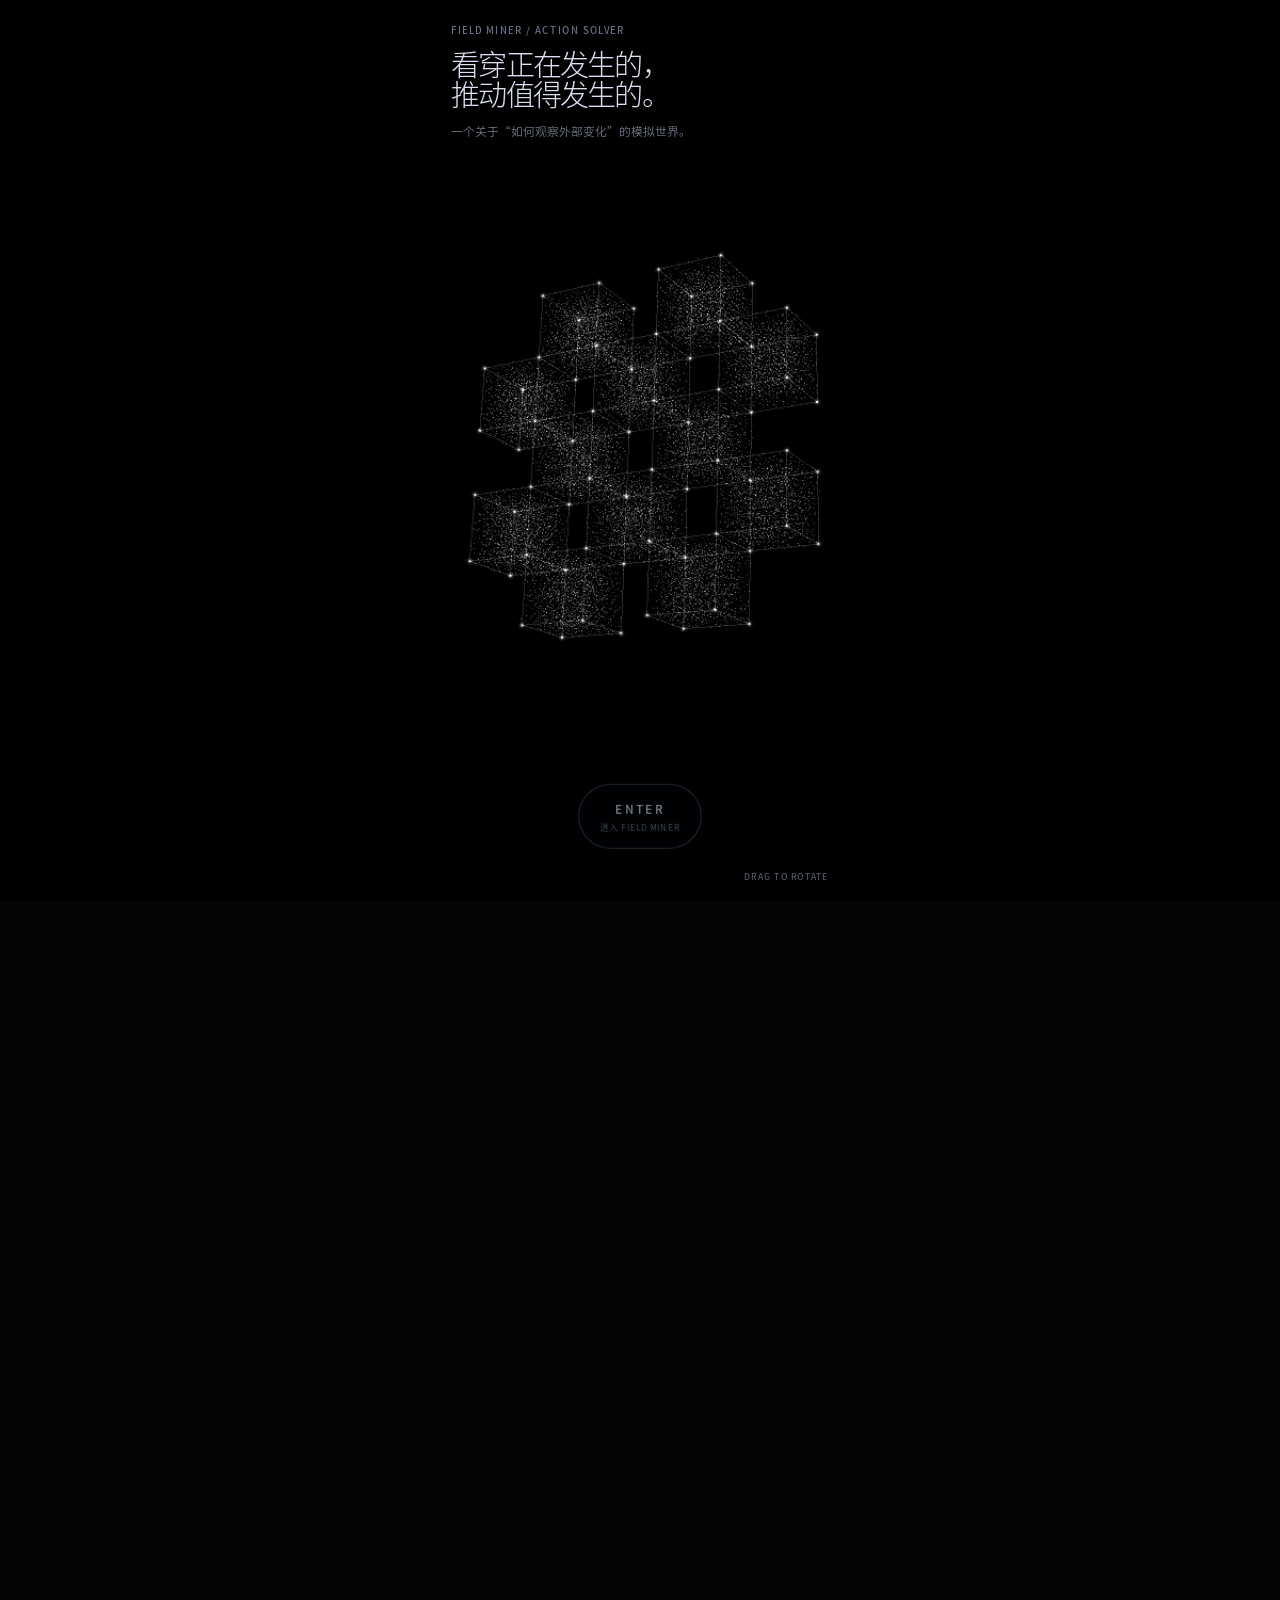
<file: portrait-site/index.html>
<!doctype html>
<html lang="zh-CN">
<head>
  <meta charset="UTF-8">
  <meta name="viewport" content="width=device-width, initial-scale=1, viewport-fit=cover">
  <meta name="theme-color" content="#050505">
  <meta http-equiv="refresh" content="0; url=./field-entry-exit-trial.html">
  <title>Field Miner</title>
</head>
<body style="margin:0;background:#050505;color:#dfff00;font:14px sans-serif">
  <p><a href="./field-entry-exit-trial.html" style="color:inherit">打开 Field Miner</a></p>
</body>
</html>
</file>
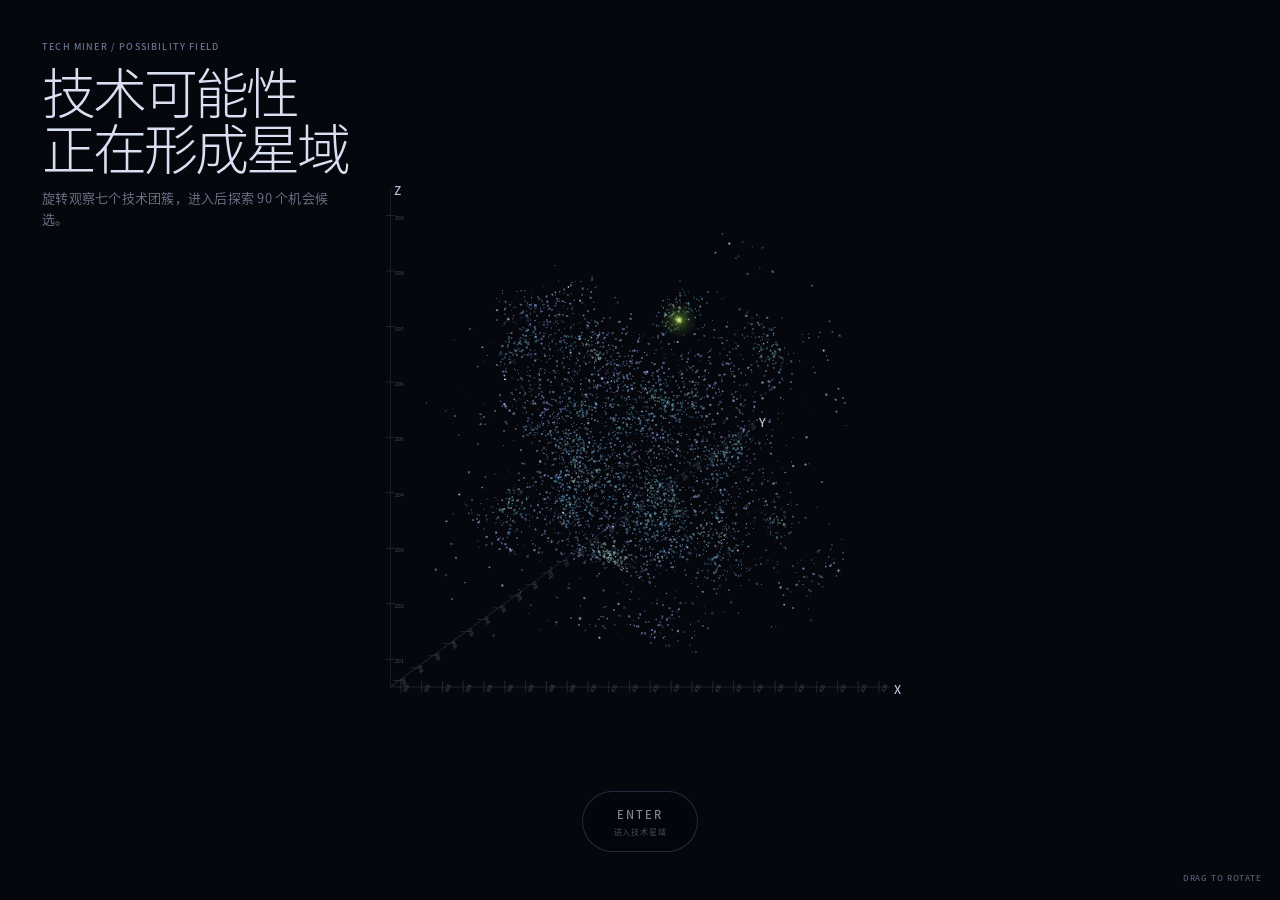
<file: site/index.html>
<!doctype html>
<html lang="zh-CN" data-tech-miner-style-mode="external">
  <head>
    <meta charset="UTF-8" />
    <meta name="viewport" content="width=device-width, initial-scale=1, viewport-fit=cover, maximum-scale=1" />
    <meta name="theme-color" content="#05070d" />
    <meta name="description" content="Tech Miner Experience" />
    <title>Tech Miner Experience</title>
    <link rel="icon" href="./assets/favicon-Ckk9uVXJ.svg" type="image/svg+xml" />
    <script type="module" crossorigin src="./assets/index-CXButnmA.js"></script>
    <link rel="stylesheet" crossorigin href="./assets/index-CAQzIJWl.css">
  </head>
  <body>
    <main id="entry-experience">
      <p class="public-boot-shell" data-role="public-boot-shell" role="status">
        正在载入 Tech Miner。若本提示持续显示，说明资源加载失败，请刷新。
      </p>
      <noscript>Tech Miner 需要启用 JavaScript。</noscript>
    </main>
  </body>
</html>
</file>
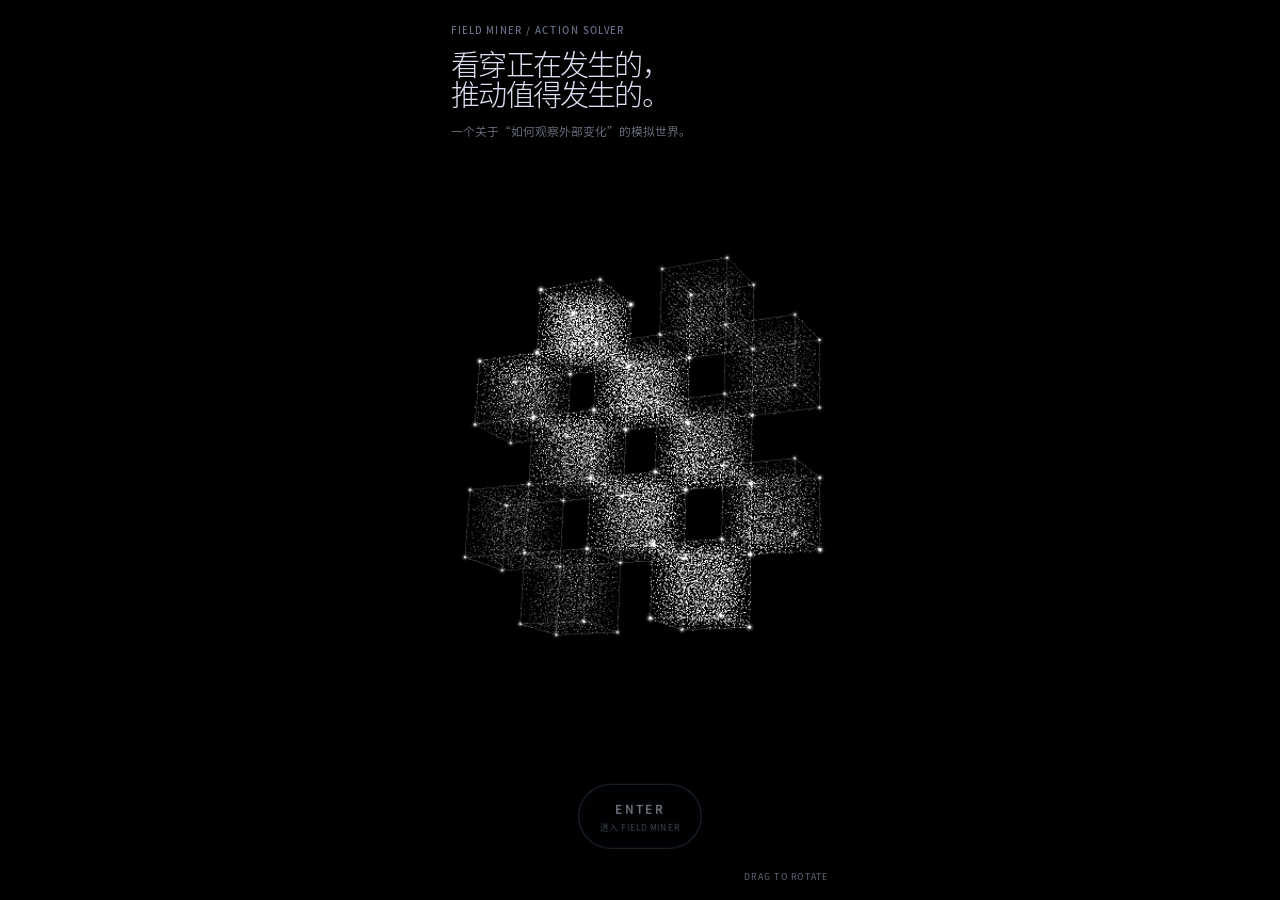
<file: portrait-site/field-entry-exit-trial.html>
<!doctype html>
<html lang="zh-CN" data-field-entry-cover-status="booting">
  <head>
    <meta charset="UTF-8">
    <meta name="viewport" content="width=device-width, initial-scale=1, viewport-fit=cover">
    <meta name="theme-color" content="#050505">
    <meta name="apple-mobile-web-app-capable" content="yes">
    <meta name="apple-mobile-web-app-status-bar-style" content="black-translucent">
    <link rel="manifest" href="/field-miner-mobile-v01/manifest.webmanifest">
    <link rel="apple-touch-icon" href="/field-miner-mobile-v01/icons/icon-192.png">
    <style>
      :root {
        --field-safe-top: env(safe-area-inset-top, 0px);
        --field-safe-right: env(safe-area-inset-right, 0px);
        --field-safe-bottom: env(safe-area-inset-bottom, 0px);
        --field-safe-left: env(safe-area-inset-left, 0px);
      }
    </style>
    <script>
      (() => {
        const root = document.documentElement;
        const logicalWidth = 390;
        const logicalHeight = 844;

        const applyBootFrame = () => {
          const styles = getComputedStyle(root);
          const readInset = (name) => {
            const value = Number.parseFloat(styles.getPropertyValue(name));
            return Number.isFinite(value) ? value : 0;
          };
          const viewport = window.visualViewport;
          const viewportWidth = viewport?.width ?? window.innerWidth;
          const viewportHeight = viewport?.height ?? window.innerHeight;
          const usableWidth = Math.max(
            1,
            viewportWidth -
              readInset('--field-safe-left') -
              readInset('--field-safe-right'),
          );
          const usableHeight = Math.max(
            1,
            viewportHeight -
              readInset('--field-safe-top') -
              readInset('--field-safe-bottom'),
          );
          const scale = Math.min(
            usableWidth / logicalWidth,
            usableHeight / logicalHeight,
          );
          const left = Math.floor(
            (usableWidth - logicalWidth * scale) / 2,
          );
          const top = Math.floor(
            (usableHeight - logicalHeight * scale) / 2,
          );

          root.style.setProperty('--field-entry-boot-scale', String(scale));
          root.style.setProperty('--field-entry-boot-left', `${left}px`);
          root.style.setProperty('--field-entry-boot-top', `${top}px`);
        };

        const stopBootFrame = () => {
          window.removeEventListener('resize', applyBootFrame);
          window.visualViewport?.removeEventListener('resize', applyBootFrame);
          observer.disconnect();
        };

        const observer = new MutationObserver(() => {
          if (root.dataset.fieldEntryCoverStatus === 'ready') {
            stopBootFrame();
          }
        });

        applyBootFrame();
        window.addEventListener('resize', applyBootFrame, { passive: true });
        window.visualViewport?.addEventListener(
          'resize',
          applyBootFrame,
          { passive: true },
        );
        observer.observe(root, {
          attributes: true,
          attributeFilter: ['data-field-entry-cover-status'],
        });
      })();
    </script>
    <link
      rel="preload"
      as="image"
      href="./assets/field-entry-webgl-poster-s0-v01-1x.png"
      imagesrcset="
        ./assets/field-entry-webgl-poster-s0-v01-1x.png 1x,
        ./assets/field-entry-webgl-poster-s0-v01-2x.png 2x
      "
      imagesizes="390px"
    >
    <link
      rel="preload"
      as="font"
      type="font/woff2"
      href="./fonts/site-v2/source-han-sans-cn-light-300-site-v2.woff2"
      crossorigin
    >
    <link
      rel="preload"
      as="font"
      type="font/woff2"
      href="./fonts/site-v2/source-han-sans-cn-normal-350-site-v2.woff2"
      crossorigin
    >
    <link
      rel="preload"
      as="font"
      type="font/woff2"
      href="./fonts/site-v2/source-han-sans-cn-medium-500-site-v2.woff2"
      crossorigin
    >
    <link rel="icon" href="data:,">
    <link
      rel="stylesheet"
      href="./fonts/site-v2/ekto-source-han-sans.css"
    >
    <link rel="stylesheet" href="./src/styles.css">
    <link rel="stylesheet" href="./field-entry-same-document-handoff-v02.css">
    <title>Field Miner Entry Exit Trial</title>
  </head>
  <body>
    <div id="app" data-field-frame-host data-field-entry-handoff>
      <section
        data-field-entry-inner-host
        aria-label="Field Miner Inner"
        aria-hidden="true"
        inert
      >
        <div data-field-entry-inner-stage>
          <iframe
            title="Field Miner Inner"
            data-field-entry-inner-page
            data-field-entry-plain-src="./field-inner-cover-preview.html"
            data-field-entry-guide-src="./field-first-use-narrative-layout-trial-v01.html?sequence=1&amp;entry=1&amp;handoff=1"
          ></iframe>
        </div>
      </section>

      <section
        data-field-entry-flight-host
        aria-hidden="true"
        inert
      >
        <div data-field-entry-flight-stage>
          <img
            data-field-entry-flight-shuttle
            src="./assets/field-entry-flight-s16-rgba-v01-1x.png"
            srcset="
              ./assets/field-entry-flight-s16-rgba-v01-1x.png 624w,
              ./assets/field-entry-flight-s16-rgba-v01-2x.png 1248w,
              ./assets/field-entry-flight-s16-rgba-v01-2p5x.png 1560w
            "
            sizes="624px"
            width="390"
            height="844"
            decoding="async"
            draggable="false"
            alt=""
          >
        </div>
      </section>

      <section
        data-field-entry-cover-host
        aria-label="Field Miner Entry"
      >
        <a
          href="/field-miner-mobile-v01/field-inner-cover-preview.html"
          aria-label="Enter Field Miner"
          data-field-entry-exit-link
          data-field-frame-stage
        >
          <div data-field-entry-motion-stage>
            <img
              data-field-entry-cover-poster
              src="./assets/field-entry-webgl-poster-s0-v01-1x.png"
              srcset="
                ./assets/field-entry-webgl-poster-s0-v01-1x.png 1x,
                ./assets/field-entry-webgl-poster-s0-v01-2x.png 2x
              "
              width="390"
              height="844"
              decoding="async"
              fetchpriority="high"
              draggable="false"
              alt=""
            >
            <canvas id="matrix"></canvas>
            <header class="field-entry-copy">
              <p class="field-entry-kicker">FIELD MINER / ACTION SOLVER</p>
              <h1>看穿正在发生的，<br>推动值得发生的。</h1>
              <p class="field-entry-summary">一个关于“如何观察外部变化”的模拟世界。</p>
            </header>
            <span class="field-entry-enter" aria-hidden="true">
              <span>ENTER</span>
              <small>进入 FIELD MINER</small>
            </span>
            <span class="field-entry-gesture" aria-hidden="true">DRAG TO ROTATE</span>
          </div>
        </a>
      </section>
    </div>
    <script type="module" src="./field-entry-runtime.js"></script>
    <script>
      if ('serviceWorker' in navigator) {
        const registerServiceWorker = () => {
          navigator.serviceWorker.register('/field-miner-mobile-v01/sw.js', {
            scope: '/field-miner-mobile-v01/',
          }).catch((error) => console.error('Service Worker registration failed', error));
        };

        const registerAfterRuntimeReady = () => {
          if (document.documentElement.dataset.fieldEntryHandoffStatus === 'error') {
            return;
          }
          if (document.documentElement.dataset.fieldEntryHandoffStatus !== 'ready') {
            window.setTimeout(registerAfterRuntimeReady, 100);
            return;
          }
          if ('requestIdleCallback' in window) {
            window.requestIdleCallback(registerServiceWorker, { timeout: 2_000 });
          } else {
            window.setTimeout(registerServiceWorker, 0);
          }
        };

        window.addEventListener('load', registerAfterRuntimeReady, { once: true });
      }
    </script>
  </body>
</html>
</file>
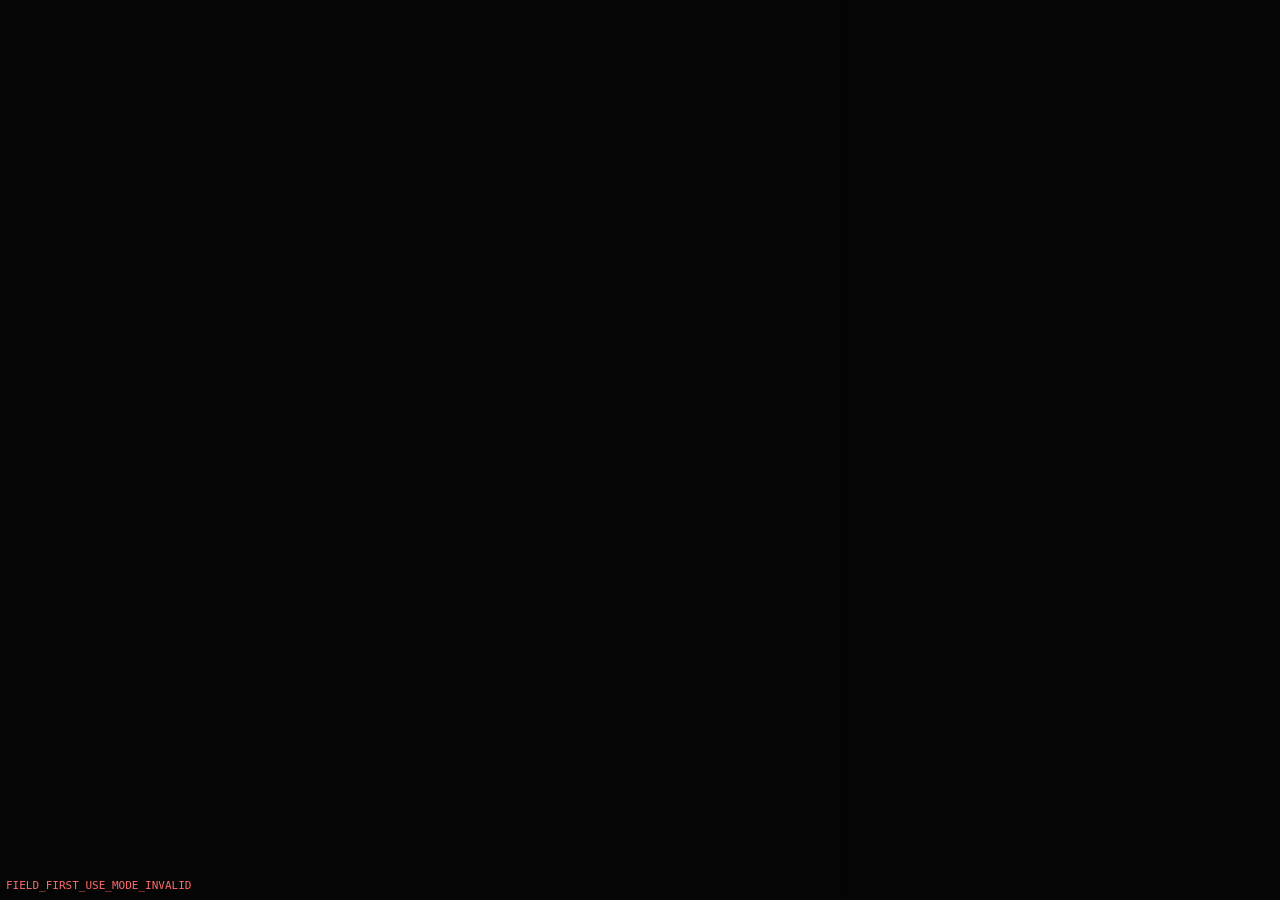
<file: portrait-site/field-first-use-narrative-layout-trial-v01.html>
<!doctype html>
<html lang="zh-CN">
<head>
  <meta charset="UTF-8">
  <meta name="viewport" content="width=device-width, initial-scale=1">
  <link rel="icon" href="data:,">
  <link
    rel="stylesheet"
    href="./fonts/field-inner-global-v11/field-inner-fonts.css"
  >
  <link
    rel="stylesheet"
    href="./field-first-use-narrative-layout-trial-v01.css"
  >
  <title>Field First-use Narrative Layout Trial</title>
</head>
<body data-field-frame-host>
  <main
    class="fm-first-use-trial"
    data-field-frame-stage
    data-field-first-use-trial
  >
    <iframe
      class="fm-first-use-trial__page"
      src="./field-inner-cover-preview.html"
      title="Field Miner 真实内页"
      data-field-first-use-page
    ></iframe>

    <svg
      class="fm-first-use-trial__spotlight"
      viewBox="0 0 390 844"
      aria-hidden="true"
      data-field-first-use-spotlight
    >
      <path
        fill-rule="evenodd"
        clip-rule="evenodd"
        data-field-first-use-spotlight-path
      ></path>
    </svg>

    <section
      class="fm-first-use-card"
      aria-live="off"
      data-field-first-use-card
    >
      <p data-field-first-use-copy></p>
    </section>

    <button
      class="fm-first-use-skip"
      type="button"
      aria-label="跳过首次说明"
      data-field-first-use-skip
      disabled
      aria-hidden="true"
    >跳过</button>
  </main>

  <pre
    class="fm-first-use-trial__status"
    data-field-first-use-status
    hidden
  ></pre>

  <script type="module">
    import {
      FIELD_FRAME_HEIGHT,
      FIELD_FRAME_WIDTH,
      mountFieldFrame,
    } from './field-frame-fit.js';

    const CARD_WIDTH = 192;
    const CARD_HEIGHT = 72;
    const CARD_GUTTER = 20;
    const CARD_GAP = 12;
    const SPOTLIGHT_PADDING = 10;
    const SPOTLIGHT_RADIUS = 5;
    const EXPECTED_CARD_TOP = 356;
    const GEOMETRY_EPSILON = 0.5;
    const SEQUENCE_DWELL_MS = 2000;
    const STORAGE_KEY =
      'field-miner:first-use-narrative:v1:shown';
    const SKIP_SIZE = 44;
    const SKIP_TOP = 16;
    const SKIP_RIGHT_INSET = 16;
    const SKIP_LEFT =
      FIELD_FRAME_WIDTH - SKIP_RIGHT_INSET - SKIP_SIZE;
    const FONT_FAMILY =
      '"FieldFirstUseSourceHanSansCN-Light"';

    const STEPS = Object.freeze({
      1: Object.freeze({
        root: 12,
        label: '当前有效资金',
        copy: '一笔巨额资金，\n不等于趋势。',
      }),
      2: Object.freeze({
        root: 13,
        label: '独立事件链',
        copy: '十次传播，\n未必是一条事件链。',
      }),
      3: Object.freeze({
        root: 17,
        label: '政策汇合',
        copy: '没有后续，\n信号就会衰减。',
      }),
    });

    const stage = document.querySelector(
      '[data-field-first-use-trial]'
    );
    const page = document.querySelector(
      '[data-field-first-use-page]'
    );
    const card = document.querySelector(
      '[data-field-first-use-card]'
    );
    const copy = document.querySelector(
      '[data-field-first-use-copy]'
    );
    const spotlight = document.querySelector(
      '[data-field-first-use-spotlight]'
    );
    const spotlightPath = document.querySelector(
      '[data-field-first-use-spotlight-path]'
    );
    const skip = document.querySelector(
      '[data-field-first-use-skip]'
    );
    const status = document.querySelector(
      '[data-field-first-use-status]'
    );

    let handoffState = 'PREPARING';
    let handoffMode = 'none';
    let handoffParsedMode = null;
    let handoffPreparedSteps = null;
    let handoffQualification = null;
    let handoffContentPromise = null;
    const handoffAudit = {
      version: 1,
      events: [],
      backdrop: null,
      error: null,
    };

    function setHandoffState(nextState) {
      handoffState = nextState;
      handoffAudit.events.push(Object.freeze({
        state: nextState,
        now: performance.now(),
      }));
      document.documentElement.dataset.fieldFirstUseHandoffState =
        nextState.toLowerCase();
    }

    function fatal(message) {
      document.documentElement.dataset.trialStatus = 'error';
      status.hidden = false;
      status.textContent = message;
      throw new Error(message);
    }

    function requireElement(value, name) {
      if (!(value instanceof Element)) {
        fatal(`FIELD_FIRST_USE_${name}_MISSING`);
      }

      return value;
    }

    function clamp(value, minimum, maximum) {
      return Math.min(Math.max(value, minimum), maximum);
    }

    function roundedSpotlightPath(rect) {
      const left = clamp(
        rect.left - SPOTLIGHT_PADDING,
        0,
        FIELD_FRAME_WIDTH
      );
      const top = clamp(
        rect.top - SPOTLIGHT_PADDING,
        0,
        FIELD_FRAME_HEIGHT
      );
      const right = clamp(
        rect.right + SPOTLIGHT_PADDING,
        0,
        FIELD_FRAME_WIDTH
      );
      const bottom = clamp(
        rect.bottom + SPOTLIGHT_PADDING,
        0,
        FIELD_FRAME_HEIGHT
      );
      const radius = Math.min(
        SPOTLIGHT_RADIUS,
        (right - left) / 2,
        (bottom - top) / 2
      );

      return [
        `M0 0H${FIELD_FRAME_WIDTH}V${FIELD_FRAME_HEIGHT}H0Z`,
        `M${left + radius} ${top}`,
        `H${right - radius}`,
        `Q${right} ${top} ${right} ${top + radius}`,
        `V${bottom - radius}`,
        `Q${right} ${bottom} ${right - radius} ${bottom}`,
        `H${left + radius}`,
        `Q${left} ${bottom} ${left} ${bottom - radius}`,
        `V${top + radius}`,
        `Q${left} ${top} ${left + radius} ${top}Z`,
      ].join(' ');
    }

    function readLogicalTargetRect(target, innerSurface) {
      const targetRect = target.getBoundingClientRect();
      const surfaceRect = innerSurface.getBoundingClientRect();
      const scaleX = surfaceRect.width / FIELD_FRAME_WIDTH;
      const scaleY = surfaceRect.height / FIELD_FRAME_HEIGHT;

      if (
        !Number.isFinite(scaleX) ||
        !Number.isFinite(scaleY) ||
        scaleX <= 0 ||
        scaleY <= 0
      ) {
        fatal('FIELD_FIRST_USE_INNER_FRAME_GEOMETRY_INVALID');
      }

      return Object.freeze({
        left: (targetRect.left - surfaceRect.left) / scaleX,
        top: (targetRect.top - surfaceRect.top) / scaleY,
        right: (targetRect.right - surfaceRect.left) / scaleX,
        bottom: (targetRect.bottom - surfaceRect.top) / scaleY,
        width: targetRect.width / scaleX,
        height: targetRect.height / scaleY,
      });
    }

    function waitForInnerReady() {
      const expectedSource = page.getAttribute('src');

      if (!expectedSource) {
        return Promise.reject(
          new Error('FIELD_FIRST_USE_PAGE_SOURCE_MISSING')
        );
      }

      const expectedUrl = new URL(expectedSource, location.href).href;

      return new Promise((resolve, reject) => {
        let observer = null;
        let pageHideWindow = null;
        let finished = false;

        function stop() {
          observer?.disconnect();
          observer = null;
          page.removeEventListener('load', inspect);
          page.removeEventListener('error', handleLoadError);
          pageHideWindow?.removeEventListener(
            'pagehide',
            handlePageHide
          );
          pageHideWindow = null;
        }

        function finish(callback, value) {
          if (finished) return;
          finished = true;
          stop();
          callback(value);
        }

        function handleLoadError() {
          finish(
            reject,
            new Error('FIELD_FIRST_USE_PAGE_LOAD_FAILED')
          );
        }

        function handlePageHide() {
          observer?.disconnect();
          observer = null;
          pageHideWindow?.removeEventListener(
            'pagehide',
            handlePageHide
          );
          pageHideWindow = null;
        }

        function inspect() {
          try {
            const innerDocument = page.contentDocument;
            const innerWindow = page.contentWindow;
            const innerRoot = innerDocument?.documentElement;

            if (
              !innerDocument
              || !innerWindow
              || innerDocument.readyState !== 'complete'
              || innerDocument.URL !== expectedUrl
              || !(innerRoot instanceof innerWindow.Element)
              || innerDocument !== page.contentDocument
            ) {
              return;
            }

            observer?.disconnect();
            pageHideWindow?.removeEventListener(
              'pagehide',
              handlePageHide
            );
            pageHideWindow = innerWindow;
            pageHideWindow.addEventListener(
              'pagehide',
              handlePageHide,
              { once: true }
            );

            function settleObservedPreviewStatus() {
              try {
                if (
                  page.contentDocument !== innerDocument
                  || innerDocument.documentElement !== innerRoot
                  || innerDocument.defaultView !== innerWindow
                  || !innerRoot.isConnected
                ) {
                  finish(
                    reject,
                    new DOMException(
                      'FIELD_FIRST_USE_INNER_NAVIGATED_DURING_READINESS',
                      'InvalidStateError'
                    )
                  );
                  return;
                }

                const nextStatus = innerRoot.dataset.previewStatus;

                if (nextStatus === 'ready') {
                  finish(resolve, innerDocument);
                } else if (nextStatus === 'error') {
                  finish(
                    reject,
                    new Error('FIELD_FIRST_USE_INNER_PAGE_FAILED')
                  );
                }
              } catch (cause) {
                finish(
                  reject,
                  new Error('FIELD_FIRST_USE_INNER_INSPECT_FAILED', {
                    cause,
                  })
                );
              }
            }

            observer = new innerWindow.MutationObserver(
              settleObservedPreviewStatus
            );

            if (
              page.contentDocument !== innerDocument
              || innerDocument.documentElement !== innerRoot
              || innerDocument.defaultView !== innerWindow
              || !innerRoot.isConnected
            ) {
              return;
            }

            observer.observe(innerRoot, {
              attributes: true,
              attributeFilter: ['data-preview-status'],
            });
            settleObservedPreviewStatus();
          } catch (cause) {
            finish(
              reject,
              new Error('FIELD_FIRST_USE_INNER_INSPECT_FAILED', {
                cause,
              })
            );
          }
        }

        page.addEventListener('load', inspect);
        page.addEventListener('error', handleLoadError, { once: true });
        inspect();
      });
    }

    function assertCurrentInnerDocument(
      innerDocument,
      innerWindow,
      code,
    ) {
      if (
        page.contentDocument !== innerDocument
        || innerDocument.defaultView !== innerWindow
      ) {
        throw new DOMException(code, 'InvalidStateError');
      }
    }

    function parseMode() {
      const parameters = new URLSearchParams(location.search);
      const hasStep = parameters.has('step');
      const hasSequence = parameters.has('sequence');
      const replayValues = parameters.getAll('replay');

      if (
        replayValues.length > 1
        || (
          replayValues.length === 1
          && replayValues[0] !== '1'
        )
      ) {
        fatal('FIELD_FIRST_USE_REPLAY_MODE_INVALID');
      }

      const replay = replayValues[0] === '1';

      if (hasStep === hasSequence) {
        fatal('FIELD_FIRST_USE_MODE_INVALID');
      }

      if (hasStep) {
        if (replay) {
          fatal('FIELD_FIRST_USE_REPLAY_REQUIRES_SEQUENCE');
        }

        const stepKey = parameters.get('step');

        if (!STEPS[stepKey]) {
          fatal('FIELD_FIRST_USE_STEP_INVALID');
        }

        return Object.freeze({ type: 'step', stepKey });
      }

      if (parameters.get('sequence') !== '1') {
        fatal('FIELD_FIRST_USE_SEQUENCE_INVALID');
      }

      const entry = parameters.get('entry');
      const handoff = parameters.get('handoff') === '1';

      if (
        replay
        && (
          entry !== '1'
          || !handoff
        )
      ) {
        fatal('FIELD_FIRST_USE_REPLAY_CONTRACT_INVALID');
      }

      return Object.freeze({
        type: 'sequence',
        entry,
        handoff,
        replay,
      });
    }

    function storageAvailable(type) {
      let storage;

      try {
        storage = window[type];
        const probe = '__storage_test__';
        storage.setItem(probe, probe);
        storage.removeItem(probe);
        return true;
      } catch (error) {
        return (
          error instanceof DOMException &&
          error.name === 'QuotaExceededError' &&
          storage &&
          storage.length !== 0
        );
      }
    }

    function resolveEntryQualification(mode) {
      const eligible =
        mode.type === 'sequence' && mode.entry === '1';

      if (!eligible) {
        return Object.freeze({
          eligible: false,
          shouldRun: false,
          shouldBypass: false,
          storage: null,
          persistShown: false,
          replay: false,
          bypassReason: null,
        });
      }

      const replay =
        eligible
        && mode.handoff
        && mode.replay;

      if (replay) {
        return Object.freeze({
          eligible: true,
          shouldRun: true,
          shouldBypass: false,
          storage: null,
          persistShown: false,
          replay: true,
          bypassReason: null,
        });
      }

      if (!storageAvailable('localStorage')) {
        return Object.freeze({
          eligible: true,
          shouldRun: false,
          shouldBypass: true,
          storage: null,
          persistShown: false,
          replay: false,
          bypassReason: 'bypassed-storage-unavailable',
        });
      }

      try {
        const storage = window.localStorage;
        const alreadyShown = storage.getItem(STORAGE_KEY) === '1';

        return Object.freeze({
          eligible: true,
          shouldRun: !alreadyShown,
          shouldBypass: alreadyShown,
          storage,
          persistShown: !alreadyShown,
          replay: false,
          bypassReason: alreadyShown ? 'bypassed' : null,
        });
      } catch {
        return Object.freeze({
          eligible: true,
          shouldRun: false,
          shouldBypass: true,
          storage: null,
          persistShown: false,
          replay: false,
          bypassReason: 'bypassed-storage-unavailable',
        });
      }
    }

    function createInterruptibleDwell() {
      let completed = false;
      let resolveDwell;
      const timeout = setTimeout(() => {
        if (!completed) {
          completed = true;
          resolveDwell('elapsed');
        }
      }, SEQUENCE_DWELL_MS);
      const promise = new Promise(resolve => {
        resolveDwell = resolve;
      });

      return Object.freeze({
        promise,
        interrupt() {
          if (completed) {
            return;
          }

          completed = true;
          clearTimeout(timeout);
          resolveDwell('interrupted');
        },
      });
    }

    const activeTransitionWaits = new WeakMap();
    let transitionGeneration = 0;

    function parseCssTime(value) {
      const token = value.trim().toLowerCase();

      if (token.endsWith('ms')) {
        return Number.parseFloat(token);
      }

      if (token.endsWith('s')) {
        return Number.parseFloat(token) * 1000;
      }

      return 0;
    }

    function opacityTransitionDeclaredMs(element) {
      const ownerWindow = element.ownerDocument.defaultView;
      const computed = ownerWindow.getComputedStyle(element);
      const properties = computed.transitionProperty
        .split(',')
        .map(value => value.trim().toLowerCase());
      const durations = computed.transitionDuration
        .split(',')
        .map(parseCssTime);
      const delays = computed.transitionDelay
        .split(',')
        .map(parseCssTime);
      const itemCount = Math.max(
        properties.length,
        durations.length,
        delays.length
      );
      let maximum = 0;

      for (let index = 0; index < itemCount; index += 1) {
        const property = properties[index % properties.length];

        if (property !== 'opacity' && property !== 'all') {
          continue;
        }

        maximum = Math.max(
          maximum,
          durations[index % durations.length]
            + delays[index % delays.length]
        );
      }

      return maximum;
    }

    const TRANSITION_ENDPOINT_EPSILON = 0.001;
    const TRANSITION_SUCCESS_OUTCOMES = new Set([
      'ended',
      'already-ended',
      'reduced-motion',
      'no-transition',
    ]);

    function isSuccessfulTransitionOutcome(outcome) {
      return TRANSITION_SUCCESS_OUTCOMES.has(outcome);
    }

    function opacityMatchesEndpoint(element, expectedOpacity) {
      const ownerWindow = element.ownerDocument.defaultView;
      const opacity = Number.parseFloat(
        ownerWindow.getComputedStyle(element).opacity
      );

      return (
        Number.isFinite(opacity)
        && Math.abs(opacity - expectedOpacity)
          <= TRANSITION_ENDPOINT_EPSILON
      );
    }

    function waitForOpacityTransition(
      element,
      reducedMotion,
      onStart,
      expectedOpacity
    ) {
      if (expectedOpacity !== 0 && expectedOpacity !== 1) {
        throw new Error('FIELD_FIRST_USE_EXPECTED_OPACITY_INVALID');
      }

      const previous = activeTransitionWaits.get(element);
      previous?.settle('cancelled');

      const generation = ++transitionGeneration;
      let started = false;
      let settled = false;
      let endpointFrame = null;
      let resolveOutcome;

      function matches(event) {
        return (
          event.target === element &&
          event.propertyName === 'opacity'
        );
      }

      function startOnce() {
        if (started) {
          return;
        }

        started = true;
        onStart();
      }

      function cleanup() {
        element.removeEventListener('transitionstart', handleStart);
        element.removeEventListener('transitioncancel', handleCancel);
        const ownerWindow = element.ownerDocument.defaultView;
        if (endpointFrame !== null) {
          ownerWindow.cancelAnimationFrame(endpointFrame);
          endpointFrame = null;
        }
        if (activeTransitionWaits.get(element)?.generation === generation) {
          activeTransitionWaits.delete(element);
        }
      }

      function settle(outcome) {
        if (settled) {
          return;
        }

        settled = true;
        startOnce();
        cleanup();
        resolveOutcome(outcome);
      }

      function handleStart(event) {
        if (!matches(event)) {
          return;
        }

        startOnce();
      }

      function handleCancel(event) {
        if (!matches(event)) {
          return;
        }

        settle('cancelled');
      }

      const promise = new Promise(resolve => {
        resolveOutcome = resolve;
      });
      activeTransitionWaits.set(element, {
        generation,
        settle,
      });

      if (reducedMotion) {
        settle('reduced-motion');
        return promise;
      }

      element.addEventListener('transitionstart', handleStart);
      element.addEventListener('transitioncancel', handleCancel);
      const ownerWindow = element.ownerDocument.defaultView;
      ownerWindow.queueMicrotask(() => {
        if (settled) return;
        const declaredMs = opacityTransitionDeclaredMs(element);
        const OwnerCSSTransition = ownerWindow.CSSTransition;

        if (typeof OwnerCSSTransition !== 'function') {
          settle('unsupported');
          return;
        }

        const opacityTransition = element
          .getAnimations()
          .find(animation =>
            animation instanceof OwnerCSSTransition
            && animation.transitionProperty === 'opacity'
          );

        if (!opacityTransition) {
          const endpointReached =
            opacityMatchesEndpoint(element, expectedOpacity);

          if (endpointReached) {
            settle(declaredMs > 0 ? 'already-ended' : 'no-transition');
            return;
          }

          settle(declaredMs > 0 ? 'not-created' : 'endpoint-mismatch');
          return;
        }

        opacityTransition.finished.then(
          () => {
            endpointFrame = ownerWindow.requestAnimationFrame(() => {
              endpointFrame = null;
              settle(
                opacityMatchesEndpoint(element, expectedOpacity)
                  ? 'ended'
                  : 'endpoint-mismatch'
              );
            });
          },
          error => {
            settle(
              error?.name === 'AbortError'
                ? 'cancelled'
                : 'runtime-error'
            );
          }
        );
      });

      return promise;
    }

    function clearHandoffTransitionProperties() {
      spotlight.style.removeProperty('--fm-handoff-delay');
      spotlight.style.removeProperty('--fm-handoff-duration');
      spotlight.style.removeProperty('--fm-handoff-easing');
    }

    function clearHandoffVisuals({ clearPath = false } = {}) {
      activeTransitionWaits.get(spotlight)?.settle('cancelled');
      activeTransitionWaits.get(card)?.settle('cancelled');
      activeTransitionWaits.get(skip)?.settle('cancelled');
      delete spotlight.dataset.handoffOpen;
      delete spotlight.dataset.open;
      delete card.dataset.open;
      delete skip.dataset.open;
      delete skip.dataset.interactive;
      clearHandoffTransitionProperties();
      skip.disabled = true;
      skip.setAttribute('aria-hidden', 'true');

      if (clearPath) {
        spotlightPath.removeAttribute('d');
      }
    }

    async function preopenHandoffBackdrop({
      delayMs,
      durationMs,
      easing,
    }) {
      if (handoffState !== 'ARMED') {
        throw new DOMException(
          `FIELD_FIRST_USE_HANDOFF_INVALID_STATE:${handoffState}`,
          'InvalidStateError'
        );
      }

      if (
        !Number.isFinite(delayMs) || delayMs < 0 ||
        !Number.isFinite(durationMs) || durationMs <= 0 ||
        typeof easing !== 'string' || easing.length === 0
      ) {
        throw new Error('FIELD_FIRST_USE_HANDOFF_TIMING_INVALID');
      }

      setHandoffState('BACKDROP_ENTERING');
      spotlight.style.setProperty('--fm-handoff-delay', `${delayMs}ms`);
      spotlight.style.setProperty(
        '--fm-handoff-duration',
        `${durationMs}ms`
      );
      spotlight.style.setProperty('--fm-handoff-easing', easing);
      void spotlight.offsetHeight;

      const startedAt = performance.now();
      spotlight.dataset.handoffOpen = 'true';
      const transition = waitForOpacityTransition(
        spotlight,
        false,
        () => {
          handoffAudit.events.push(Object.freeze({
            state: 'BACKDROP_TRANSITION_START',
            now: performance.now(),
          }));
        },
        1
      );
      const outcome = await transition;

      if (!isSuccessfulTransitionOutcome(outcome)) {
        throw new Error(
          `FIELD_FIRST_USE_SPOTLIGHT_PREOPEN_FAILED:${outcome}`
        );
      }

      handoffAudit.backdrop = Object.freeze({
        delayMs,
        durationMs,
        easing,
        startedAt,
        readyAt: performance.now(),
        outcome,
      });
      setHandoffState('BACKDROP_READY');
      return handoffAudit.backdrop;
    }

    function resetHandoffBackdrop() {
      clearHandoffVisuals({ clearPath: true });
      setHandoffState('RESET');
      document.documentElement.dataset.fieldFirstUseHandoffStatus =
        'reset';
    }

    function failOpenHandoff(error) {
      handoffAudit.error = String(
        error instanceof Error ? error.message : error
      );
      clearHandoffVisuals({ clearPath: true });
      stage.dataset.contentReady = 'true';
      stage.dataset.sequenceEnded = 'error-open';
      document.documentElement.dataset.sequenceStatus = 'error-open';
      document.documentElement.dataset.trialStatus = 'ready';
      setHandoffState('ERROR_OPEN');
      document.documentElement.dataset.fieldFirstUseHandoffStatus =
        'error-open';
      page.focus({ preventScroll: true });
    }

    function getHandoffAudit() {
      return Object.freeze({
        version: handoffAudit.version,
        state: handoffState,
        mode: handoffMode,
        replay: Boolean(handoffParsedMode?.replay),
        backdrop: handoffAudit.backdrop,
        error: handoffAudit.error,
        events: Object.freeze([...handoffAudit.events]),
      });
    }

    async function prepareStep(
      stepKey,
      innerDocument,
      innerWindow,
      innerSurface
    ) {
      const step = STEPS[stepKey];
      const loadedFaces = await document.fonts.load(
        `300 18px ${FONT_FAMILY}`,
        step.copy
      );

      if (loadedFaces.length !== 1) {
        fatal(`FIELD_FIRST_USE_FONT_LOAD_${stepKey}_FAILED`);
      }

      const target = innerDocument.querySelector(
        `[data-authored-root="${step.root}"]`
      );

      if (!(target instanceof innerWindow.SVGElement)) {
        fatal(`FIELD_FIRST_USE_ROOT_${step.root}_MISSING`);
      }

      const targetText = target.textContent
        .replace(/\s+/g, ' ')
        .trim();

      if (!targetText.includes(step.label)) {
        fatal(`FIELD_FIRST_USE_ROOT_${step.root}_LABEL_MISMATCH`);
      }

      const targetRect = readLogicalTargetRect(
        target,
        innerSurface
      );
      const targetCenterX =
        targetRect.left + targetRect.width / 2;
      const cardX = clamp(
        targetCenterX - CARD_WIDTH / 2,
        CARD_GUTTER,
        FIELD_FRAME_WIDTH - CARD_GUTTER - CARD_WIDTH
      );
      const cardY =
        4 * Math.ceil((targetRect.bottom + CARD_GAP) / 4);

      if (Math.abs(cardY - EXPECTED_CARD_TOP) > GEOMETRY_EPSILON) {
        fatal(
          `FIELD_FIRST_USE_CARD_TOP_FAILED:` +
          `${cardY}/${EXPECTED_CARD_TOP}`
        );
      }

      return Object.freeze({
        stepKey,
        step,
        targetRect,
        cardX,
        cardY,
      });
    }

    function renderStep(preparedStep) {
      const { stepKey, step, targetRect, cardX, cardY } =
        preparedStep;

      stage.dataset.step = stepKey;
      stage.dataset.authoredRoot = String(step.root);
      copy.textContent = step.copy;
      card.style.left = `${cardX}px`;
      card.style.top = `${cardY}px`;
      spotlightPath.setAttribute(
        'd',
        roundedSpotlightPath(targetRect)
      );
    }

    function publishStepAudit(preparedStep) {
      const { stepKey, step, targetRect } = preparedStep;
      const cardRect = card.getBoundingClientRect();
      const stageRect = stage.getBoundingClientRect();
      const stageScale = stageRect.width / FIELD_FRAME_WIDTH;
      const computed = getComputedStyle(copy);
      const spotlightComputed = getComputedStyle(spotlight);
      const spotlightAlphaToken = spotlightComputed
        .getPropertyValue('--fm-first-use-spotlight-alpha')
        .trim();
      const spotlightAlpha = Number.parseFloat(
        spotlightAlphaToken
      );

      if (
        !Number.isFinite(spotlightAlpha) ||
        spotlightAlpha < 0 ||
        spotlightAlpha > 1
      ) {
        fatal('FIELD_FIRST_USE_SPOTLIGHT_ALPHA_INVALID');
      }

      window.__FIELD_FIRST_USE_NARRATIVE_LAYOUT_TRIAL__ =
        Object.freeze({
          step: Number(stepKey),
          authoredRoot: step.root,
          targetLabel: step.label,
          targetRect,
          cardLogicalRect: Object.freeze({
            x: (cardRect.left - stageRect.left) / stageScale,
            y: (cardRect.top - stageRect.top) / stageScale,
            width: cardRect.width / stageScale,
            height: cardRect.height / stageScale,
          }),
          computedFont: Object.freeze({
            family: computed.fontFamily,
            weight: computed.fontWeight,
            size: computed.fontSize,
            lineHeight: computed.lineHeight,
            letterSpacing: computed.letterSpacing,
          }),
          spotlight: Object.freeze({
            overlayOpacity: spotlightAlpha,
            padding: SPOTLIGHT_PADDING,
            radius: SPOTLIGHT_RADIUS,
          }),
        });
    }

    async function runSequence(
      preparedSteps,
      qualification,
      {
        spotlightPreopened = false,
        onActive = () => {},
      } = {}
    ) {
      const reducedMotion = matchMedia(
        '(prefers-reduced-motion: reduce)'
      ).matches;
      const dismissible = qualification.shouldRun;
      const sequenceAudit = {
        reducedMotion,
        replay: qualification.replay,
        persistShown: qualification.persistShown,
        dwellMs: SEQUENCE_DWELL_MS,
        startedAt: null,
        completedAt: null,
        totalDuration: null,
        exitRequestedAt: null,
        releasedAt: null,
        exitReason: null,
        storageWriteFailed: false,
        events: [],
        spotlightEvents: [],
        transitionOutcomes: [],
        releaseTransitionFailures: [],
      };
      let activeDwell = null;
      let activePhase = 'preparing';
      let requestedExit = null;
      let finalized = false;

      function record(type, stepKey) {
        const now = performance.now();

        if (sequenceAudit.startedAt === null) {
          sequenceAudit.startedAt = now;
        }

        sequenceAudit.events.push(Object.freeze({
          type,
          step: Number(stepKey),
          now,
          relative: now - sequenceAudit.startedAt,
        }));
      }

      function recordSpotlight(type) {
        const now = performance.now();

        if (sequenceAudit.startedAt === null) {
          sequenceAudit.startedAt = now;
        }

        sequenceAudit.spotlightEvents.push(Object.freeze({
          type,
          now,
          relative: now - sequenceAudit.startedAt,
        }));
      }

      window.__FIELD_FIRST_USE_SEQUENCE__ = sequenceAudit;
      document.documentElement.dataset.sequenceStatus = 'running';
      document.documentElement.dataset.trialStatus = 'ready';

      function recordOutcome(target, phase, stepKey, outcome) {
        sequenceAudit.transitionOutcomes.push(Object.freeze({
          target,
          phase,
          step: Number(stepKey),
          outcome,
          now: performance.now(),
        }));
        return outcome;
      }

      function finalizeRelease(reason) {
        if (finalized) {
          return;
        }

        finalized = true;
        activeDwell?.interrupt();
        activeDwell = null;
        delete card.dataset.open;
        delete spotlight.dataset.open;
        delete spotlight.dataset.handoffOpen;
        delete skip.dataset.open;
        delete skip.dataset.interactive;
        clearHandoffTransitionProperties();
        skip.disabled = true;
        skip.setAttribute('aria-hidden', 'true');
        skip.removeEventListener('click', handleSkip);
        document.removeEventListener('keydown', handleKeydown);
        spotlightPath.removeAttribute('d');
        sequenceAudit.completedAt = performance.now();
        sequenceAudit.totalDuration =
          sequenceAudit.startedAt === null
            ? 0
            : sequenceAudit.completedAt - sequenceAudit.startedAt;
        sequenceAudit.releasedAt = sequenceAudit.completedAt;
        sequenceAudit.exitReason = reason;
        document.documentElement.dataset.sequenceStatus = reason;
        stage.dataset.sequenceEnded = reason;
        delete stage.dataset.phase;
        activePhase = 'ended';
        page.focus({ preventScroll: true });

        if (
          qualification.persistShown
          && dismissible
          && (reason === 'complete' || reason === 'skipped')
        ) {
          try {
            qualification.storage?.setItem(STORAGE_KEY, '1');
          } catch {
            sequenceAudit.storageWriteFailed = true;
          }
        }
      }

      function requestExit(reason) {
        if (
          !dismissible ||
          activePhase !== 'dwell' ||
          requestedExit !== null
        ) {
          return false;
        }

        requestedExit = reason;
        sequenceAudit.exitRequestedAt = performance.now();
        delete skip.dataset.interactive;
        skip.disabled = true;
        skip.setAttribute('aria-hidden', 'true');
        activeDwell?.interrupt();
        return true;
      }

      function handleSkip() {
        requestExit('skipped');
      }

      function handleKeydown(event) {
        if (event.key === 'Escape' && requestExit('skipped')) {
          event.preventDefault();
        }
      }

      skip.addEventListener('click', handleSkip);
      document.addEventListener('keydown', handleKeydown);

      async function exitNarrative(reason, preparedStep) {
        activePhase = 'exiting';
        stage.dataset.phase = 'exiting';
        delete skip.dataset.interactive;
        skip.disabled = true;
        skip.setAttribute('aria-hidden', 'true');

        const exited = waitForOpacityTransition(
          card,
          reducedMotion,
          () => record('exiting', preparedStep.stepKey),
          0
        ).then(outcome => {
          return recordOutcome(
            'card',
            'exit',
            preparedStep.stepKey,
            outcome
          );
        });
        const spotlightExited = waitForOpacityTransition(
          spotlight,
          spotlightPreopened ? false : reducedMotion,
          () => recordSpotlight('exiting'),
          0
        ).then(outcome => {
          return recordOutcome(
            'spotlight',
            'exit',
            preparedStep.stepKey,
            outcome
          );
        });
        const skipExited = dismissible
          ? waitForOpacityTransition(
              skip,
              reducedMotion,
              () => {},
              0
            ).then(outcome => recordOutcome(
              'skip',
              'exit',
              preparedStep.stepKey,
              outcome
            ))
          : Promise.resolve('no-transition');

        delete card.dataset.open;
        if (spotlightPreopened) {
          delete spotlight.dataset.handoffOpen;
        } else {
          delete spotlight.dataset.open;
        }
        delete skip.dataset.open;

        const exitOutcomes = await Promise.all([
          exited,
          spotlightExited,
          skipExited,
        ]);
        const exitTargets = ['card', 'spotlight', 'skip'];

        const releaseTransitionFailures = exitOutcomes.flatMap(
          (outcome, index) => {
            if (isSuccessfulTransitionOutcome(outcome)) {
              return [];
            }

            return [Object.freeze({
              target: exitTargets[index],
              outcome,
              step: Number(preparedStep.stepKey),
              reason,
              now: performance.now(),
            })];
          }
        );

        sequenceAudit.releaseTransitionFailures.push(
          ...releaseTransitionFailures
        );

        record('exited', preparedStep.stepKey);
        recordSpotlight('exited');
        finalizeRelease(reason);
      }

      for (const [index, preparedStep] of preparedSteps.entries()) {
        const firstStep = index === 0;
        const lastStep = index === preparedSteps.length - 1;

        renderStep(preparedStep);
        void card.offsetHeight;

        if (firstStep) {
          void spotlight.offsetHeight;
        }

        const entered = waitForOpacityTransition(
          card,
          reducedMotion,
          () => record('entering', preparedStep.stepKey),
          1
        ).then(outcome => {
          return recordOutcome(
            'card',
            'enter',
            preparedStep.stepKey,
            outcome
          );
        });

        const spotlightEntered = firstStep && !spotlightPreopened
          ? waitForOpacityTransition(
              spotlight,
              reducedMotion,
              () => recordSpotlight('entering'),
              1
            ).then(outcome => {
              return recordOutcome(
                'spotlight',
                'enter',
                preparedStep.stepKey,
                outcome
              );
            })
          : Promise.resolve('no-transition');
        const skipEntered = firstStep && dismissible
          ? waitForOpacityTransition(
              skip,
              reducedMotion,
              () => {},
              1
            ).then(outcome => recordOutcome(
              'skip',
              'enter',
              preparedStep.stepKey,
              outcome
            ))
          : Promise.resolve('no-transition');

        card.dataset.open = 'true';

        if (firstStep) {
          if (!spotlightPreopened) {
            spotlight.dataset.open = 'true';
          }
          if (dismissible) {
            skip.dataset.open = 'true';
          }
          stage.dataset.contentReady = 'true';
        }

        const enterOutcomes = await Promise.all([
          entered,
          spotlightEntered,
          skipEntered,
        ]);

        const enterTargets = ['CARD', 'SPOTLIGHT', 'SKIP'];
        const failedEnterIndex = enterOutcomes.findIndex(
          outcome => !isSuccessfulTransitionOutcome(outcome)
        );

        if (failedEnterIndex >= 0) {
          finalizeRelease('runtime-error');
          const failedTarget = enterTargets[failedEnterIndex];
          const failedOutcome = enterOutcomes[failedEnterIndex];
          const legacyCancellation = failedOutcome === 'cancelled'
            ? failedTarget === 'SPOTLIGHT'
              ? ':FIELD_FIRST_USE_SPOTLIGHT_TRANSITION_CANCELLED'
              : failedTarget === 'CARD'
                ? ':FIELD_FIRST_USE_TRANSITION_CANCELLED'
                : ':FIELD_FIRST_USE_SKIP_TRANSITION_CANCELLED'
            : '';
          throw new Error(
            `FIELD_FIRST_USE_${failedTarget}`
            + `_ENTER_FAILED:${failedOutcome}${legacyCancellation}`
          );
        }

        await new Promise(resolve => {
          requestAnimationFrame(() => resolve());
        });

        if (!opacityMatchesEndpoint(card, 1)) {
          finalizeRelease('runtime-error');
          throw new Error(
            'FIELD_FIRST_USE_CARD_ENTER_FAILED:endpoint-mismatch'
          );
        }

        if (
          firstStep
          && !spotlightPreopened
          && !opacityMatchesEndpoint(spotlight, 1)
        ) {
          finalizeRelease('runtime-error');
          throw new Error(
            'FIELD_FIRST_USE_SPOTLIGHT_ENTER_FAILED:endpoint-mismatch'
          );
        }

        record('entered', preparedStep.stepKey);
        if (firstStep) {
          recordSpotlight('entered');
          onActive();
        }
        publishStepAudit(preparedStep);

        if (firstStep && dismissible) {
          skip.disabled = false;
          skip.setAttribute('aria-hidden', 'false');
        }

        activePhase = 'dwell';
        stage.dataset.phase = 'dwell';
        if (dismissible) {
          skip.dataset.interactive = 'true';
        }

        activeDwell = createInterruptibleDwell();
        await activeDwell.promise;
        activeDwell = null;
        delete skip.dataset.interactive;

        if (requestedExit !== null) {
          await exitNarrative(requestedExit, preparedStep);
          return;
        }

        if (lastStep) {
          await exitNarrative('complete', preparedStep);
          return;
        }

        activePhase = 'transitioning';
        stage.dataset.phase = 'transitioning';

        const exited = waitForOpacityTransition(
          card,
          reducedMotion,
          () => record('exiting', preparedStep.stepKey),
          0
        ).then(outcome => {
          return recordOutcome(
            'card',
            'exit',
            preparedStep.stepKey,
            outcome
          );
        });

        delete card.dataset.open;

        const exitOutcome = await exited;

        if (!isSuccessfulTransitionOutcome(exitOutcome)) {
          finalizeRelease('runtime-error');
          throw new Error(
            `FIELD_FIRST_USE_CARD_EXIT_FAILED:${exitOutcome}`
          );
        }

        record('exited', preparedStep.stepKey);
      }
    }

    function startHandoffContent() {
      if (handoffContentPromise) {
        return handoffContentPromise;
      }

      if (handoffState !== 'BACKDROP_READY') {
        return Promise.reject(new DOMException(
          `FIELD_FIRST_USE_HANDOFF_INVALID_STATE:${handoffState}`,
          'InvalidStateError'
        ));
      }

      handoffContentPromise = (async () => {
        setHandoffState('CONTENT_ENTERING');
        const currentQualification = resolveEntryQualification(
          handoffParsedMode
        );

        if (currentQualification.shouldBypass) {
          handoffMode = 'backdrop-only';
          const exited = waitForOpacityTransition(
            spotlight,
            matchMedia('(prefers-reduced-motion: reduce)').matches,
            () => {},
            0
          );
          delete spotlight.dataset.handoffOpen;
          const outcome = await exited;

          if (!isSuccessfulTransitionOutcome(outcome)) {
            throw new Error(
              `FIELD_FIRST_USE_SPOTLIGHT_BYPASS_EXIT_FAILED:${outcome}`
            );
          }

          clearHandoffTransitionProperties();
          spotlightPath.removeAttribute('d');
          stage.dataset.sequenceEnded = 'bypassed-race';
          document.documentElement.dataset.sequenceStatus =
            'bypassed-race';
          setHandoffState('ACTIVE');
          document.documentElement.dataset.fieldFirstUseHandoffStatus =
            'active';
          page.focus({ preventScroll: true });
          return Object.freeze({ mode: handoffMode, outcome });
        }

        handoffMode = 'guide';
        await runSequence(
          handoffPreparedSteps,
          currentQualification,
          {
            spotlightPreopened: true,
            onActive() {
              setHandoffState('ACTIVE');
              document.documentElement.dataset
                .fieldFirstUseHandoffStatus = 'active';
            },
          }
        );
        return Object.freeze({ mode: handoffMode, outcome: 'complete' });
      })();

      return handoffContentPromise;
    }

    const handoffController = Object.freeze({
      version: 1,
      get state() {
        return handoffState;
      },
      get mode() {
        return handoffMode;
      },
      get replay() {
        return Boolean(handoffParsedMode?.replay);
      },
      preopenBackdrop: preopenHandoffBackdrop,
      resetBackdrop: resetHandoffBackdrop,
      startContent: startHandoffContent,
      failOpen: failOpenHandoff,
      getAudit: getHandoffAudit,
    });

    window.__FIELD_FIRST_USE_HANDOFF_V1__ = handoffController;

    function bypassNarrative(reason) {
      stage.dataset.contentReady = 'true';
      stage.dataset.sequenceEnded = reason;
      document.documentElement.dataset.sequenceStatus = reason;
      document.documentElement.dataset.trialStatus = 'ready';
      window.__FIELD_FIRST_USE_SEQUENCE__ = Object.freeze({
        bypassed: true,
        exitReason: reason,
        events: Object.freeze([]),
        spotlightEvents: Object.freeze([]),
      });
      page.focus({ preventScroll: true });
    }

    async function initialize() {
      requireElement(stage, 'STAGE');
      requireElement(page, 'PAGE');
      requireElement(card, 'CARD');
      requireElement(copy, 'COPY');
      requireElement(spotlight, 'SPOTLIGHT');
      requireElement(spotlightPath, 'SPOTLIGHT_PATH');
      requireElement(skip, 'SKIP');

      mountFieldFrame(document.body, stage);
      const mode = parseMode();
      handoffParsedMode = mode;
      document.documentElement.dataset.fieldFirstUseReplay =
        mode.replay ? 'true' : 'false';
      const qualification = resolveEntryQualification(mode);

      if (mode.handoff) {
        document.documentElement.dataset.fieldFirstUseHandoffStatus =
          'preparing';
      }

      skip.style.left = `${SKIP_LEFT}px`;
      skip.style.top = `${SKIP_TOP}px`;

      const innerDocument = await waitForInnerReady();
      const innerWindow = innerDocument.defaultView;

      assertCurrentInnerDocument(
        innerDocument,
        innerWindow,
        'FIELD_FIRST_USE_INNER_NAVIGATED_AFTER_READY',
      );

      if (
        innerDocument.documentElement.dataset.previewStatus !== 'ready'
      ) {
        fatal(
          `FIELD_FIRST_USE_PAGE_NOT_READY:` +
          `${innerDocument.documentElement.dataset.previewStatus ?? 'missing'}`
        );
      }

      await Promise.all([
        document.fonts.ready,
        innerDocument.fonts.ready,
      ]);

      assertCurrentInnerDocument(
        innerDocument,
        innerWindow,
        'FIELD_FIRST_USE_INNER_NAVIGATED_DURING_FONTS',
      );

      const innerSurface = innerDocument.querySelector(
        '[data-field-inner-cover-preview]'
      );

      if (!(innerSurface instanceof innerWindow.HTMLElement)) {
        fatal('FIELD_FIRST_USE_INNER_SURFACE_MISSING');
      }

      if (qualification.shouldBypass && !mode.handoff) {
        bypassNarrative(qualification.bypassReason);
        return;
      }

      const stepKeys = mode.type === 'sequence'
        ? Object.keys(STEPS)
        : [mode.stepKey];
      const preparedSteps = [];

      for (const stepKey of stepKeys) {
        const preparedStep = await prepareStep(
          stepKey,
          innerDocument,
          innerWindow,
          innerSurface
        );

        assertCurrentInnerDocument(
          innerDocument,
          innerWindow,
          `FIELD_FIRST_USE_INNER_NAVIGATED_DURING_STEP:${stepKey}`,
        );

        preparedSteps.push(preparedStep);
      }

      if (mode.handoff) {
        handoffPreparedSteps = preparedSteps;
        handoffQualification = qualification;
        handoffMode = qualification.shouldRun
          ? 'guide'
          : 'backdrop-only';

        renderStep(preparedSteps[0]);
        stage.dataset.contentReady = 'true';
        void spotlight.offsetHeight;
        void card.offsetHeight;
        void skip.offsetHeight;

        const spotlightOpacity = Number.parseFloat(
          getComputedStyle(spotlight).opacity
        );
        const cardOpacity = Number.parseFloat(
          getComputedStyle(card).opacity
        );
        const skipOpacity = Number.parseFloat(
          getComputedStyle(skip).opacity
        );

        if (
          !spotlightPath.getAttribute('d') ||
          spotlightOpacity !== 0 ||
          cardOpacity !== 0 ||
          skipOpacity !== 0 ||
          !skip.disabled ||
          skip.dataset.interactive !== undefined ||
          handoffController.version !== 1
        ) {
          fatal('FIELD_FIRST_USE_HANDOFF_ARMED_CONTRACT_FAILED');
        }

        assertCurrentInnerDocument(
          innerDocument,
          innerWindow,
          'FIELD_FIRST_USE_INNER_NAVIGATED_BEFORE_ARMED',
        );

        setHandoffState('ARMED');
        document.documentElement.dataset.fieldFirstUseHandoffStatus =
          'armed';
        document.documentElement.dataset.trialStatus = 'ready';
        return;
      }

      if (mode.type === 'sequence') {
        await runSequence(preparedSteps, qualification);
        return;
      }

      const preparedStep = preparedSteps[0];
      renderStep(preparedStep);
      card.dataset.open = 'true';
      spotlight.dataset.open = 'true';
      stage.dataset.contentReady = 'true';
      publishStepAudit(preparedStep);
      document.documentElement.dataset.trialStatus = 'ready';
    }

    initialize().catch(error => {
      if (document.documentElement.dataset.trialStatus !== 'error') {
        fatal(
          `FIELD_FIRST_USE_RUNTIME_FAILED:` +
          `${error instanceof Error ? error.message : String(error)}`
        );
      }
    });
  </script>
</body>
</html>
</file>
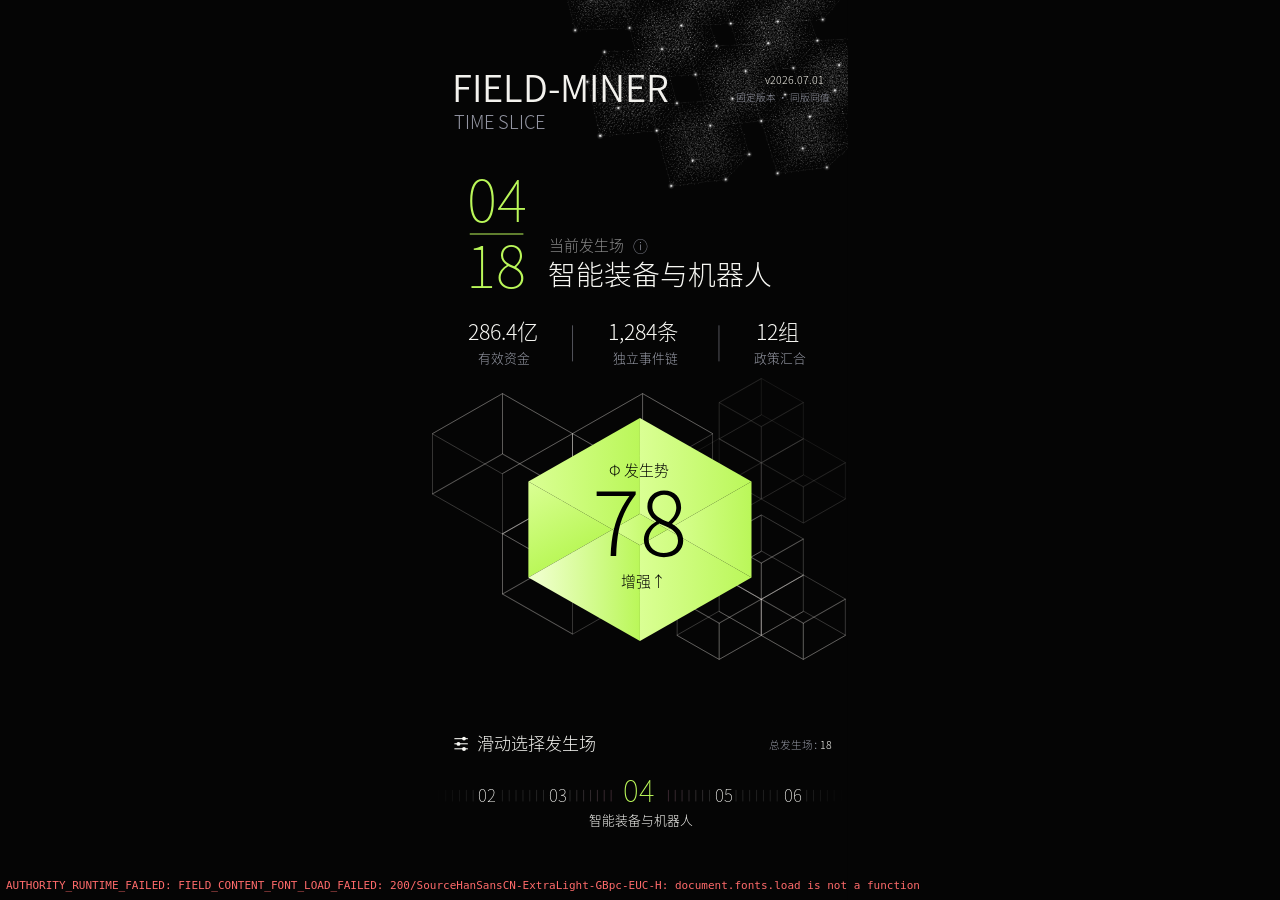
<file: portrait-site/field-inner-cover-preview.html>
<!doctype html>
<html lang="zh-CN">
<head>
  <meta charset="UTF-8">
  <meta name="viewport" content="width=device-width, initial-scale=1">
  <link rel="icon" href="data:,">
  <link rel="stylesheet" href="./field-inner-slider.css">
  <link rel="stylesheet" href="./field-inner-phi-sheet.css">
  <link rel="stylesheet" href="./field-trial-bridge.css">
  <link
    rel="stylesheet"
    href="./field-inner-current-field-sheet.css"
  >
  <link rel="stylesheet" href="./field-inner-scope-switch.css">
  <link
    rel="stylesheet"
    href="./fonts/site-v2/field-miner-compat.css"
  >
  <title>Field Inner Cover Recovery Preview</title>
  <style>
    * { box-sizing: border-box; }

    html,
    body {
      width: 100%;
      height: 100%;
      min-height: 100dvh;
      margin: 0;
      overflow: hidden;
      background: #050505;
    }

    body {
      position: fixed;
      inset: 0;
    }

    .fm-surface {
      position: absolute;
      width: 390px;
      height: 844px;
      overflow: hidden;
      background: #050505;
    }

    .fm-cover {
      position: absolute;
      display: block;
      width: 1026px;
      height: 1069px;
      transform: matrix(0.29692, 0, 0, 0.29692, 121.669477, -111.692243);
      transform-origin: 0 0;
      pointer-events: none;
    }

    .fm-content-authority {
      position: absolute;
      inset: 0;
      width: 390px;
      height: 844px;
      display: block;
      pointer-events: none;
    }

    .fm-content-authority [data-authored-root="24"],
    .fm-content-authority [data-authored-root="41"] {
      display: none;
    }

    .fm-content-authority .st554 {
      font-weight: 350;
      font-synthesis: none;
    }

    .fm-content-authority .st557 {
      font-weight: 300;
      font-synthesis: none;
    }

    .fm-content-authority .st566 {
      font-weight: 200;
      font-synthesis: none;
    }

    .fm-preview-status {
      position: fixed;
      left: 6px;
      bottom: 6px;
      z-index: 20;
      margin: 0;
      color: #ff6b6b;
      font: 11px/1.35 monospace;
      white-space: pre-wrap;
    }
  </style>
</head>
<body data-field-frame-host>
  <main
    class="fm-surface"
    data-field-inner-cover-preview
    data-field-frame-stage
  >
    <img
      class="fm-cover"
      src="./assets/field-inner-cover-aligned-rgba-v01.png"
      alt=""
      aria-hidden="true"
    >
    <button
      class="fm-phi-trigger"
      type="button"
      aria-label="查看发生势说明"
      aria-haspopup="dialog"
      aria-controls="fm-phi-sheet"
      aria-expanded="false"
      data-field-phi-trigger
      hidden
    ></button>
    <button
      class="fm-current-field-trigger"
      type="button"
      aria-label="查看当前发生场说明"
      aria-haspopup="dialog"
      aria-controls="fm-current-field-sheet"
      aria-expanded="false"
      data-field-current-trigger
      hidden
    ></button>
    <div
      class="fm-scope-switch"
      role="radiogroup"
      aria-label="数据范围"
      data-field-scope-switch
      hidden
    >
      <button
        class="fm-scope-option"
        type="button"
        role="radio"
        aria-checked="true"
        tabindex="0"
        data-field-scope-option="global"
      >
        <span class="fm-scope-label">GLOBAL</span>
      </button>

      <button
        class="fm-scope-option"
        type="button"
        role="radio"
        aria-checked="false"
        tabindex="-1"
        data-field-scope-option="greater-china"
      >
        <span class="fm-scope-label">CHINA</span>
      </button>

      <span
        class="fm-scope-indicator"
        aria-hidden="true"
        data-field-scope-indicator
      ></span>
    </div>
  </main>
  <dialog
    id="fm-phi-sheet"
    class="fm-phi-sheet"
    data-field-phi-sheet
    closedby="closerequest"
    aria-labelledby="fm-phi-sheet-title"
  >
    <button
      class="fm-phi-sheet__close"
      type="button"
      aria-label="关闭发生势说明"
      data-field-phi-sheet-close
    >
      <svg
        aria-hidden="true"
        viewBox="0 0 24 24"
        width="16"
        height="16"
        fill="none"
        stroke="currentColor"
        stroke-width="2"
        stroke-linecap="round"
        stroke-linejoin="round"
      >
        <path d="M18 6 6 18"></path>
        <path d="m6 6 12 12"></path>
      </svg>
    </button>
    <div class="fm-phi-sheet__stack">
      <div class="fm-phi-sheet__content" data-field-phi-sheet-content>
        <p class="fm-phi-sheet__state" data-field-phi-sheet-state></p>
        <h2
          class="fm-phi-sheet__title"
          id="fm-phi-sheet-title"
          data-field-phi-sheet-title
          tabindex="-1"
          autofocus
        ></h2>
        <section class="fm-phi-sheet__section">
          <h3 class="fm-phi-sheet__label">形成依据</h3>
          <p class="fm-phi-sheet__copy" data-field-phi-sheet-basis></p>
        </section>
        <section class="fm-phi-sheet__section">
          <h3 class="fm-phi-sheet__label">近期方向</h3>
          <p class="fm-phi-sheet__copy" data-field-phi-sheet-direction></p>
        </section>
        <p class="fm-phi-sheet__scope" data-field-phi-sheet-scope><span data-field-phi-sheet-scope-label></span> · <button
          type="button"
          class="fm-phi-sheet__trial-cta"
          data-field-trial-trigger
        >接入试算→</button></p>
      </div>
    </div>
  </dialog>
  <dialog
    id="fm-current-field-sheet"
    class="fm-current-field-sheet"
    data-field-current-sheet
    closedby="closerequest"
    aria-labelledby="fm-current-field-sheet-title"
  >
    <button
      class="fm-current-field-sheet__close"
      type="button"
      aria-label="关闭当前发生场说明"
      data-field-current-sheet-close
    >
      <svg
        aria-hidden="true"
        viewBox="0 0 24 24"
        width="16"
        height="16"
        fill="none"
        stroke="currentColor"
        stroke-width="2"
        stroke-linecap="round"
        stroke-linejoin="round"
      >
        <path d="M18 6 6 18"></path>
        <path d="m6 6 12 12"></path>
      </svg>
    </button>

    <div class="fm-current-field-sheet__content">
      <p
        class="fm-current-field-sheet__state"
        data-field-current-sheet-state
      ></p>

      <h2
        id="fm-current-field-sheet-title"
        class="fm-current-field-sheet__title"
        data-field-current-sheet-title
        tabindex="-1"
      ></h2>

      <p
        class="fm-current-field-sheet__definition"
        data-field-current-sheet-definition
      ></p>

      <section class="fm-current-field-sheet__boundary-section">
        <h3 class="fm-current-field-sheet__label">
          本项不包括
        </h3>

        <div data-field-current-sheet-boundaries></div>
      </section>
    </div>
  </dialog>
  <pre class="fm-preview-status" data-preview-status hidden></pre>

  <script type="module">
    import {
      FIELD_FRAME_WIDTH,
      getFieldFrameViewport,
      logicalRectToViewport,
      mountFieldFrame,
    } from './field-frame-fit.js';
    import { installDialogLightDismiss } from './field-dialog-light-dismiss.js';
    import { createFieldTrialBridgeDialog } from './field-trial-bridge-dialog.js';

    const ASSET_URL = './assets/field-inner-d04-content-v02.svg';
    const FIELD_TRIAL_BRIDGE_ASSET_URL = './assets/frame1-field-body.svg';
    const REGISTRY_MODULE_URL =
      './field-inner-registry.runtime.js';
    const INITIAL_REGISTRY_SCOPE = 'global';
    const INITIAL_DOMAIN_INDEX = 1;
    const REGISTRY_IDS_BY_SCOPE = Object.freeze({
      global: 'FIELD_MINER_DEMO_GLOBAL_18_V1_2',
      'greater-china':
        'FIELD_MINER_DEMO_GREATER_CHINA_18_V1_2',
    });
    const PUBLIC_SCOPE_LABELS = Object.freeze({
      global: 'GLOBAL',
      'greater-china': 'CHINA',
    });
    const PHI_TRIGGER_SIZE = 44;
    const PHI_ICON_SIZE = 14;
    const PHI_DIALOG_LEFT = 24;
    const PHI_DIALOG_TOP = 356;
    const PHI_DIALOG_WIDTH = 342;
    const GEOMETRY_EPSILON = 0.001;
    const surface = document.querySelector('[data-field-inner-cover-preview]');
    const status = document.querySelector('[data-preview-status]');
    const SVG_NS = 'http://www.w3.org/2000/svg';
    const frameRuntime = mountFieldFrame(document.body, surface);

    const AUTHORED_ROOT_BY_DERIVED_CHILD = Object.freeze([
      1, 4,
      6, 7, 8, 9, 10, 11, 12, 13, 14, 15, 16, 17, 18, 19,
      20, 21, 22, 23, 24, 25, 26, 27, 28, 29, 30, 31, 32, 33,
      34, 35, 36, 37, 38, 39, 40, 41,
    ]);

    const LAYOUT_BANDS = Object.freeze([
      { id: 'masthead', roots: [4], dx: 0, dy: -20 },
      { id: 'event-heading', roots: [6, 8, 9, 10, 11, 40], dx: 0, dy: -20 },
      { id: 'metrics', roots: [12, 13, 17, 19, 20], dx: 0, dy: -16 },
      { id: 'hero', roots: [14, 15, 16, 18, 21, 22, 23], dx: 0, dy: -16 },
      { id: 'hero-cta', roots: [24, 41], dx: 0, dy: -12 },
      { id: 'slider-heading', roots: [25, 38, 39], dx: 0, dy: -16 },
      {
        id: 'slider-ruler',
        roots: [26, 27, 28, 29, 30, 31, 32, 33, 34, 35, 36, 37],
        dx: 0,
        dy: -16,
      },
      { id: 'slider-label', roots: [7], dx: 0, dy: -16 },
    ]);

    function fatal(message) {
      document.documentElement.dataset.previewStatus = 'error';
      status.hidden = false;
      status.textContent = message;
      throw new Error(message);
    }

    async function loadRegistryRuntimes() {
      const {
        listFieldDomains,
        selectFieldDomain,
      } = await import(REGISTRY_MODULE_URL);

      const domains = listFieldDomains(
        INITIAL_REGISTRY_SCOPE
      );
      const greaterChinaDomains = listFieldDomains(
        'greater-china'
      );
      const initialSelection = selectFieldDomain(
        INITIAL_REGISTRY_SCOPE,
        INITIAL_DOMAIN_INDEX
      );

      if (
        domains.length !== 18 ||
        greaterChinaDomains.length !== 18 ||
        domains.some(
          (entry, offset) =>
            entry.index !== greaterChinaDomains[offset].index ||
            entry.domain !== greaterChinaDomains[offset].domain
        ) ||
        initialSelection.registry.registry_id !==
          'FIELD_MINER_DEMO_GLOBAL_18_V1_2' ||
        initialSelection.registry.registry_version !== 'v1.2' ||
        initialSelection.entry.index !== INITIAL_DOMAIN_INDEX
      ) {
        fatal(
          `REGISTRY_CONTRACT_FAILED: ` +
          `${initialSelection.registry.registry_id} / ` +
          `${domains.length} / ` +
          `${initialSelection.entry.index}`
        );
      }

      let activeScope = INITIAL_REGISTRY_SCOPE;
      let activeSelection = initialSelection;

      const scopeRuntime = Object.freeze({
        get scope() {
          return activeScope;
        },
        domains: Object.freeze(domains),
        get selection() {
          return activeSelection;
        },
        select(index) {
          const next = selectFieldDomain(
            activeScope,
            index
          );

          activeSelection = next;
          return next;
        },
        switchScope(nextScope) {
          const next = selectFieldDomain(
            nextScope,
            activeSelection.entry.index
          );

          activeScope = nextScope;
          activeSelection = next;
          return next;
        },
      });

      const taxonomyRuntime = Object.freeze({
        scope: 'global',
        domains: Object.freeze(domains),
        selection: initialSelection,
        select(index) {
          return selectFieldDomain('global', index);
        },
      });

      return Object.freeze({
        scopeRuntime,
        taxonomyRuntime,
      });
    }

    function applyAuthorityLayoutBands(authoritySvg) {
      const importedRoots = Array.from(authoritySvg.children);

      if (importedRoots.length !== AUTHORED_ROOT_BY_DERIVED_CHILD.length) {
        fatal(
          `LAYOUT_ROOT_COUNT_FAILED: ` +
          `${importedRoots.length}/${AUTHORED_ROOT_BY_DERIVED_CHILD.length}`
        );
      }

      const nodeByAuthoredRoot = new Map(
        AUTHORED_ROOT_BY_DERIVED_CHILD.map(
          (authoredRoot, derivedIndex) => [
            authoredRoot,
            importedRoots[derivedIndex],
          ]
        )
      );

      const assignedRoots = new Set();

      for (const band of LAYOUT_BANDS) {
        for (const authoredRoot of band.roots) {
          if (assignedRoots.has(authoredRoot)) {
            fatal(`LAYOUT_ROOT_DUPLICATED: ${authoredRoot}`);
          }

          const node = nodeByAuthoredRoot.get(authoredRoot);
          if (!node || authoredRoot === 1) {
            fatal(`LAYOUT_ROOT_MISSING_OR_FORBIDDEN: ${authoredRoot}`);
          }

          assignedRoots.add(authoredRoot);

          if (band.dx === 0 && band.dy === 0) continue;

          const originalTransform = node.getAttribute('transform');
          const wrapper = document.createElementNS(SVG_NS, 'g');

          wrapper.dataset.layoutBand = band.id;
          wrapper.dataset.authoredRoot = String(authoredRoot);
          wrapper.setAttribute(
            'transform',
            `translate(${band.dx} ${band.dy})`
          );

          node.parentNode.insertBefore(wrapper, node);
          wrapper.appendChild(node);

          if (node.getAttribute('transform') !== originalTransform) {
            fatal(`LAYOUT_INNER_TRANSFORM_CHANGED: ${authoredRoot}`);
          }
        }
      }

      const expectedVisualRoots =
        AUTHORED_ROOT_BY_DERIVED_CHILD.filter(root => root !== 1);

      if (
        assignedRoots.size !== expectedVisualRoots.length ||
        expectedVisualRoots.some(root => !assignedRoots.has(root))
      ) {
        fatal('LAYOUT_ROOT_COVERAGE_FAILED');
      }

      return nodeByAuthoredRoot;
    }

    function positionPhiTrigger(trigger, icon) {
      const surfaceRect = surface.getBoundingClientRect();
      const iconRect = icon.getBoundingClientRect();
      const scale = surfaceRect.width / FIELD_FRAME_WIDTH;

      const centerX =
        (
          iconRect.left -
          surfaceRect.left +
          iconRect.width / 2
        ) / scale;

      const centerY =
        (
          iconRect.top -
          surfaceRect.top +
          iconRect.height / 2
        ) / scale;

      const logicalIconWidth = iconRect.width / scale;
      const logicalIconHeight = iconRect.height / scale;

      const left = centerX - PHI_TRIGGER_SIZE / 2;
      const top = centerY - PHI_TRIGGER_SIZE / 2;

      if (
        ![centerX, centerY, left, top].every(Number.isFinite) ||
        Math.abs(logicalIconWidth - PHI_ICON_SIZE) > GEOMETRY_EPSILON ||
        Math.abs(logicalIconHeight - PHI_ICON_SIZE) > GEOMETRY_EPSILON
      ) {
        fatal('FIELD_PHI_TRIGGER_GEOMETRY_FAILED');
      }

      trigger.style.left = `${left}px`;
      trigger.style.top = `${top}px`;
      trigger.hidden = false;

      return Object.freeze({
        centerX,
        centerY,
        left,
        top,
      });
    }

    function positionPhiDialog(dialog) {
      if (!dialog.open) {
        return;
      }

      if (dialog.offsetWidth !== PHI_DIALOG_WIDTH) {
        fatal(
          `FIELD_PHI_SHEET_WIDTH_FAILED:` +
          `${dialog.offsetWidth}/${PHI_DIALOG_WIDTH}`
        );
      }

      const frame = getFieldFrameViewport(surface);
      const viewportRect = logicalRectToViewport(frame, {
        x: PHI_DIALOG_LEFT,
        y: PHI_DIALOG_TOP,
        width: PHI_DIALOG_WIDTH,
        height: dialog.offsetHeight,
      });

      dialog.style.setProperty(
        '--field-frame-scale',
        String(frame.scale)
      );
      dialog.style.left = `${viewportRect.x}px`;
      dialog.style.top = `${viewportRect.y}px`;
    }

    function initializePhiSheet(registryRuntime) {
      const dialog = document.querySelector('[data-field-phi-sheet]');
      const trigger = surface.querySelector('[data-field-phi-trigger]');
      const icon = surface.querySelector(
        '[data-field-phi-information="true"]'
      );
      if (!(dialog instanceof HTMLDialogElement)) {
        fatal('FIELD_PHI_SHEET_DIALOG_MISSING');
      }
      installDialogLightDismiss(dialog);
      if (!(trigger instanceof HTMLButtonElement)) {
        fatal('FIELD_PHI_TRIGGER_MISSING');
      }
      if (!(icon instanceof SVGImageElement)) {
        fatal('FIELD_PHI_TRIGGER_ICON_MISSING');
      }
      const closeButton = dialog.querySelector(
        '[data-field-phi-sheet-close]'
      );
      if (!(closeButton instanceof HTMLButtonElement)) {
        fatal('FIELD_PHI_SHEET_CLOSE_MISSING');
      }

      const titleNode = dialog.querySelector(
        '[data-field-phi-sheet-title]'
      );
      const stateNode = dialog.querySelector(
        '[data-field-phi-sheet-state]'
      );
      const basisNode = dialog.querySelector(
        '[data-field-phi-sheet-basis]'
      );
      const directionNode = dialog.querySelector(
        '[data-field-phi-sheet-direction]'
      );
      const scopeNode = dialog.querySelector(
        '[data-field-phi-sheet-scope]'
      );
      const scopeLabelNode = scopeNode?.querySelector(
        '[data-field-phi-sheet-scope-label]'
      );
      const trialTrigger = scopeNode?.querySelector(
        '[data-field-trial-trigger]'
      );

      if (
        ![
          titleNode,
          stateNode,
          basisNode,
          directionNode,
          scopeNode,
          scopeLabelNode,
        ].every(node => node instanceof HTMLElement)
      ) {
        fatal('FIELD_PHI_SHEET_CONTENT_NODES_MISSING');
      }
      if (!(trialTrigger instanceof HTMLButtonElement)) {
        fatal('FIELD_TRIAL_TRIGGER_MISSING');
      }

      let currentSelection = null;
      const trialBridge = createFieldTrialBridgeDialog({
        root: document.body,
        coveredDialog: dialog,
        assetUrl: FIELD_TRIAL_BRIDGE_ASSET_URL,
        onError(error) {
          const message =
            `FIELD_TRIAL_BRIDGE_FAILED:` +
            `${error instanceof Error ? error.message : String(error)}`;
          document.documentElement.dataset.previewStatus = 'error';
          status.hidden = false;
          status.textContent = message;
          console.error(error);
        },
      });

      trialTrigger.addEventListener('click', event => {
        event.preventDefault();
        event.stopPropagation();
        void trialBridge.open(trialTrigger).catch(() => {});
      });

      function render(selection) {
        const entry = selection?.entry;
        const registry = selection?.registry;
        const scope = registryRuntime.scope;
        const expectedRegistryId =
          REGISTRY_IDS_BY_SCOPE[scope];
        const publicScopeLabel =
          PUBLIC_SCOPE_LABELS[scope];

        if (
          !entry ||
          !Number.isInteger(entry.index) ||
          entry.index < 1 ||
          entry.index > 18
        ) {
          fatal('FIELD_PHI_SHEET_SELECTION_FAILED');
        }

        if (
          !expectedRegistryId ||
          !publicScopeLabel ||
          registry?.registry_id !== expectedRegistryId ||
          registry?.registry_version !== 'v1.2' ||
          registry?.meta?.data_status !==
            'EVIDENCE_CONSTRAINED_DEMO_SIMULATED'
        ) {
          fatal('FIELD_PHI_SHEET_REGISTRY_CONTRACT_FAILED');
        }

        const explanationParts = entry.explanation
          .split('；')
          .map(part => part.trim());

        if (
          explanationParts.length !== 2 ||
          explanationParts.some(part => part.length === 0)
        ) {
          fatal(
            `FIELD_PHI_SHEET_EXPLANATION_CONTRACT_FAILED:` +
            `${entry.index}/${explanationParts.length}`
          );
        }

        titleNode.textContent = entry.domain;
        stateNode.textContent =
          `Φ${entry.phi} · ${entry.phi_band} · ${entry.momentum}`;
        basisNode.textContent = explanationParts[0];
        directionNode.textContent = explanationParts[1];
        scopeLabelNode.textContent = publicScopeLabel;

        dialog.dataset.domainIndex = String(entry.index);
        dialog.dataset.registryScope = scope;
        dialog.dataset.registryId = registry.registry_id;
        currentSelection = selection;
      }

      closeButton.addEventListener('click', () => {
        dialog.close();
      });
      dialog.addEventListener('close', () => {
        trigger.setAttribute('aria-expanded', 'false');
        trigger.focus({ preventScroll: true });
      });

      const positionTriggerAndDialog = () => {
        positionPhiTrigger(trigger, icon);
        positionPhiDialog(dialog);
      };

      positionTriggerAndDialog();

      window.addEventListener('resize', positionTriggerAndDialog, {
        passive: true,
      });

      surface.addEventListener(
        'fieldframechange',
        positionTriggerAndDialog
      );

      const openPhiSheet = () => {
        if (dialog.open) {
          return;
        }

        if (!currentSelection) {
          fatal('FIELD_PHI_SHEET_SELECTION_NOT_RENDERED');
        }

        trigger.setAttribute('aria-expanded', 'true');
        dialog.showModal();
        positionPhiDialog(dialog);
      };

      trigger.addEventListener('click', openPhiSheet);

      render(registryRuntime.selection);

      if (new URLSearchParams(window.location.search).get('panel') === '1') {
        openPhiSheet();
      }

      return Object.freeze({
        render,
      });
    }

    try {
      const {
        scopeRuntime,
        taxonomyRuntime,
      } = await loadRegistryRuntimes();

      surface.dataset.registryScope = scopeRuntime.scope;
      surface.dataset.registryId =
        scopeRuntime.selection.registry.registry_id;
      surface.dataset.domainIndex =
        String(scopeRuntime.selection.entry.index);
      surface.dataset.domainCount =
        String(scopeRuntime.domains.length);

      const response = await fetch(ASSET_URL, { cache: 'no-store' });
      if (!response.ok) fatal(`AUTHORITY_FETCH_FAILED: ${response.status} ${ASSET_URL}`);

      const source = new DOMParser().parseFromString(await response.text(), 'image/svg+xml');
      const parserError = source.querySelector('parsererror');
      if (parserError) fatal(`AUTHORITY_PARSE_FAILED: ${parserError.textContent}`);

      const sourceSvg = source.documentElement;
      const contract = {
        viewBox: sourceSvg.getAttribute('viewBox'),
        children: sourceSvg.children.length,
        polygons: sourceSvg.querySelectorAll('polygon').length,
        gradients: sourceSvg.querySelectorAll('linearGradient').length,
        stops: sourceSvg.querySelectorAll('stop').length,
      };
      if (
        contract.viewBox !== '0 0 390 844' ||
        contract.children !== 38 ||
        contract.polygons !== 52 ||
        contract.gradients !== 7 ||
        contract.stops !== 14
      ) {
        fatal(`AUTHORITY_CONTRACT_FAILED: ${JSON.stringify(contract)}`);
      }

      const authoritySvg = document.importNode(sourceSvg, true);
      authoritySvg.classList.add('fm-content-authority');
      authoritySvg.dataset.fieldContentAuthority = 'true';
      authoritySvg.setAttribute('aria-hidden', 'true');
      authoritySvg.setAttribute('focusable', 'false');
      const nodeByAuthoredRoot =
        applyAuthorityLayoutBands(authoritySvg);
      surface.append(authoritySvg);

      const { mountFieldInnerSlider } =
        await import('./field-inner-slider.runtime.js');

      const { createFieldInnerContentRenderer } =
        await import('./field-inner-content.js');

      const { mountFieldScopeSwitch } =
        await import('./field-inner-scope-switch.js');

      const { initializeCurrentFieldSheetTrial } =
        await import('./field-inner-current-field-sheet.js');

      const contentRenderer =
        await createFieldInnerContentRenderer({
          surface,
          nodeByAuthoredRoot,
        });

      const phiSheetRenderer =
        initializePhiSheet(scopeRuntime);

      const currentFieldSheetRuntime =
        initializeCurrentFieldSheetTrial({
          registryRuntime: taxonomyRuntime,
          surface,
          nodeByAuthoredRoot,
        });

      function renderMainSelection(selection) {
        contentRenderer.render(selection);
        phiSheetRenderer.render(selection);

        surface.dataset.registryScope =
          scopeRuntime.scope;
        surface.dataset.registryId =
          selection.registry.registry_id;
        surface.dataset.domainIndex =
          String(selection.entry.index);

        currentFieldSheetRuntime.setMainSelection(
          taxonomyRuntime.select(selection.entry.index)
        );
      }

      mountFieldInnerSlider({
        surface,
        registryRuntime: scopeRuntime,
        nodeByAuthoredRoot,
        initialIndex: INITIAL_DOMAIN_INDEX,
        onSelectionChange(selection) {
          renderMainSelection(selection);
        },
      });

      await mountFieldScopeSwitch({
        surface,
        nodeByAuthoredRoot,
        onScopeChange(nextScope) {
          const previousScope = scopeRuntime.scope;

          if (nextScope === previousScope) {
            return scopeRuntime.selection;
          }

          try {
            const nextSelection =
              scopeRuntime.switchScope(nextScope);

            renderMainSelection(nextSelection);
            return nextSelection;
          } catch (error) {
            if (scopeRuntime.scope !== previousScope) {
              const previousSelection =
                scopeRuntime.switchScope(previousScope);

              renderMainSelection(previousSelection);
            }

            throw error;
          }
        },
      });

      document.documentElement.dataset.previewStatus = 'ready';
    } catch (error) {
      if (document.documentElement.dataset.previewStatus !== 'error') {
        fatal(`AUTHORITY_RUNTIME_FAILED: ${error instanceof Error ? error.message : String(error)}`);
      }
    }
  </script>
</body>
</html>
</file>
<file: site/assets/index-CAQzIJWl.css>
@font-face{font-family:EKTO Han Sans;src:url(./ekto-han-sans-extra-light-250-site-v2-DaJo1MVY.woff2) format("woff2");font-style:normal;font-weight:250;font-display:swap}@font-face{font-family:EKTO Han Sans;src:url(./ekto-han-sans-light-300-site-v2-BsfzSAhH.woff2) format("woff2");font-style:normal;font-weight:300;font-display:swap}@font-face{font-family:EKTO Han Sans;src:url(./ekto-han-sans-normal-350-site-v2-BLnljWlq.woff2) format("woff2");font-style:normal;font-weight:350;font-display:swap}@font-face{font-family:EKTO Han Sans;src:url(./ekto-han-sans-medium-500-site-v2-DZfkRClq.woff2) format("woff2");font-style:normal;font-weight:500;font-display:swap}[data-tech-miner-experience]{position:relative;width:100%;height:100%}[data-tech-miner-experience] [data-role=inner-layer],[data-tech-miner-experience] [data-role=cover-layer]{position:absolute;inset:0;width:100%;height:100%}[data-tech-miner-experience] [data-role=inner-layer]{z-index:1;opacity:0;pointer-events:none}[data-tech-miner-experience] [data-role=cover-layer]{z-index:2;opacity:1;pointer-events:auto}[data-tech-miner-experience] [data-role=back]{position:absolute;z-index:4;top:max(12px,env(safe-area-inset-top));left:max(12px,env(safe-area-inset-left));width:44px;height:44px;padding:0;display:grid;place-items:center;border:0;border-radius:50%;color:#cbd3e6;background:#05070d52;cursor:pointer;touch-action:manipulation}[data-tech-miner-experience] [data-role=back] svg{width:18px;height:18px;fill:none;stroke:currentColor;stroke-width:1.5;stroke-linecap:round;stroke-linejoin:round}[data-tech-miner-experience] [data-role=back]:focus-visible{outline:2px solid #b8ff35;outline-offset:2px}[data-tech-miner-experience] [data-role=inner-discovery-hint]{position:absolute;z-index:5;left:50%;bottom:max(88px,calc(env(safe-area-inset-bottom,0px) + 88px));display:flex;align-items:center;gap:8px;min-height:32px;padding:0 16px;color:#dce5ff;background:#05070de5;font:500 14px/20px EKTO Han Sans,Tech Miner Subscript Fallback,sans-serif;white-space:nowrap;pointer-events:none;opacity:0;transform:translate3d(-50%,0,0)}[data-tech-miner-experience] [data-role=inner-discovery-hint-dot]{width:8px;height:8px;flex:0 0 8px;border-radius:50%;background:#b8ff35;box-shadow:0 0 8px #b8ff358c}[data-tech-miner-root]{color:#f4f6ff;background:#080a0f;font-family:EKTO Han Sans,Tech Miner Subscript Fallback,sans-serif;font-weight:350;font-synthesis:none;text-rendering:optimizeLegibility;--safe-top: env(safe-area-inset-top, 0px);--safe-bottom: env(safe-area-inset-bottom, 0px);--accent: #baf759;--ink: #f4f6ff;--muted: rgba(210, 218, 240, .58);--line: rgba(166, 189, 255, .18)}[data-tech-miner-root],[data-tech-miner-root] *{box-sizing:border-box}[data-tech-miner-root]{width:100%;height:100%;min-height:100%;margin:0;overflow:hidden;overscroll-behavior:none}[data-tech-miner-root]{touch-action:none;-webkit-tap-highlight-color:transparent;background:#05060a}[data-tech-miner-root] button{font:inherit}[data-tech-miner-root]{position:relative;isolation:isolate;background:radial-gradient(circle at 45% 42%,rgba(166,189,255,.12),transparent 42%),#080a0f}[data-tech-miner-root] [data-role=scene],[data-tech-miner-root] [data-role=scene] canvas,[data-tech-miner-root] .label-layer{position:absolute;inset:0;width:100%;height:100%;display:block}[data-tech-miner-root] [data-role=scene] canvas{touch-action:none}[data-tech-miner-root] .label-layer{overflow:hidden;pointer-events:none;z-index:3}[data-tech-miner-root] .hud{position:absolute;left:0;right:0;z-index:6;pointer-events:none}[data-tech-miner-root] .hud--top{top:0;display:flex;align-items:center;justify-content:space-between;gap:12px;padding:calc(var(--safe-top) + 14px) 14px 0}[data-tech-miner-root] .variant-link{pointer-events:auto;min-height:31px;display:inline-flex;align-items:center;padding:0 10px;border:1px solid var(--line);border-radius:999px;color:var(--ink);background:#080a0fb8;font:500 10px/1 EKTO Han Sans,Tech Miner Subscript Fallback,sans-serif;letter-spacing:.04em;text-decoration:none;-webkit-backdrop-filter:blur(8px);backdrop-filter:blur(8px)}[data-tech-miner-root] .telemetry{display:inline-flex;align-items:center;gap:7px;color:var(--muted);font:500 10px/1.2 EKTO Han Sans,Tech Miner Subscript Fallback,sans-serif;letter-spacing:.055em}[data-tech-miner-root] .telemetry__divider{width:3px;height:3px;border-radius:50%;background:var(--accent)}[data-tech-miner-root] .mode-switch{pointer-events:auto;display:inline-flex;align-items:center;gap:2px;padding:2px;border:1px solid var(--line);border-radius:999px;background:#080a0fb8;-webkit-backdrop-filter:blur(8px);backdrop-filter:blur(8px)}[data-tech-miner-root] .mode-button{min-height:29px;padding:0 10px;border:0;border-radius:999px;color:var(--muted);background:transparent;font:500 10px/1 EKTO Han Sans,Tech Miner Subscript Fallback,sans-serif;letter-spacing:.04em;cursor:pointer}[data-tech-miner-root] .mode-button.is-active{color:var(--ink);background:#a6bdff29}[data-tech-miner-root] .mode-button:focus-visible{outline:2px solid var(--accent);outline-offset:2px}[data-tech-miner-root] .hint{position:absolute;left:50%;bottom:calc(var(--safe-bottom) + 18px);z-index:5;transform:translate(-50%);color:var(--muted);font-size:11px;letter-spacing:.08em;white-space:nowrap;pointer-events:none;transition:opacity .5s ease}[data-tech-miner-root] .hint.is-hidden{opacity:0}[data-tech-miner-root] .anchor-label{position:absolute;pointer-events:none;-webkit-user-select:none;user-select:none;opacity:0;transition:opacity .22s ease;will-change:transform}[data-tech-miner-root] .anchor-label.is-visible{opacity:1}[data-tech-miner-root] .anchor-label__mark{position:absolute;left:50%;top:50%;width:5px;height:5px;margin:-2.5px 0 0 -2.5px;border-radius:50%;background:var(--accent);box-shadow:0 0 12px #baf759c7}[data-tech-miner-root] .anchor-label__content{position:absolute;left:0;top:0;min-width:max-content;color:var(--ink);text-shadow:0 1px 8px rgba(8,10,15,.95);will-change:transform}[data-tech-miner-root] .anchor-label__title{color:var(--accent);font-size:13px;font-weight:500;line-height:1.15;letter-spacing:.08em}[data-tech-miner-root] .anchor-label__terms{display:none;gap:8px;margin-top:6px;color:#d2daf0a8;font-size:10px;line-height:1;letter-spacing:.04em}[data-tech-miner-root] .anchor-label.is-prompt .anchor-label__terms{display:flex}[data-tech-miner-root] .anchor-label.mode-b .anchor-label__content{top:-8px}[data-tech-miner-root] .anchor-label.mode-b .anchor-label__title{font-size:11px}[data-tech-miner-root] .anchor-label.mode-b .anchor-label__terms{display:none}[data-tech-miner-root] .anchor-label.is-locked .anchor-label__title:after{content:"";display:inline-block;width:4px;height:4px;margin:0 0 2px 6px;border-radius:50%;background:var(--accent)}[data-tech-miner-root] .dependency-label{position:absolute;pointer-events:none;-webkit-user-select:none;user-select:none;opacity:0;color:#d2deffbd;font:500 9px/1.1 EKTO Han Sans,Tech Miner Subscript Fallback,sans-serif;letter-spacing:.05em;white-space:nowrap;text-shadow:0 1px 8px rgba(8,10,15,.96);transition:opacity .22s ease;will-change:transform}[data-tech-miner-root] .dependency-label.is-visible{opacity:1}[data-tech-miner-root].is-detail-exiting .anchor-label.is-visible,[data-tech-miner-root].is-detail-exiting .dependency-label.is-visible{opacity:var(--detail-exit-visibility, 1);transition:none}[data-tech-miner-root] .candidate-status{color:#d2daf09e;font:500 9px/1.2 EKTO Han Sans,Tech Miner Subscript Fallback,sans-serif;letter-spacing:.045em}[data-tech-miner-root] .anchor-label__content{width:min(220px,58vw);min-width:0}[data-tech-miner-root] .anchor-label__title,[data-tech-miner-root] .dependency-label__title{white-space:normal;word-break:normal;overflow-wrap:break-word;text-overflow:clip}[data-tech-miner-root] .dependency-label{width:min(138px,36vw);white-space:normal;font-family:EKTO Han Sans,Tech Miner Subscript Fallback,sans-serif;font-size:10px;line-height:1.28;letter-spacing:.025em}[data-tech-miner-root] .layout-measure{position:absolute!important;left:-10000px!important;top:-10000px!important;visibility:hidden!important;opacity:0!important;transform:none!important;translate:none!important;transition:none!important;display:block!important}@font-face{font-family:Tech Miner Subscript Fallback;src:url(./SourceSans3VF-Upright.otf-DRrN49PX.woff2) format("woff2");font-style:normal;font-weight:200 900;font-display:swap;unicode-range:U+2082}[data-tech-miner-root] .card-overlay{position:absolute;z-index:8;left:12px;right:12px;bottom:calc(12px + env(safe-area-inset-bottom));height:clamp(248px,36dvh,272px);opacity:0;visibility:hidden;pointer-events:none}[data-tech-miner-root] .card-overlay.is-visible{opacity:1;visibility:visible;pointer-events:auto}[data-tech-miner-root] .card-overlay.is-entering,[data-tech-miner-root] .card-overlay.is-exiting{pointer-events:none}[data-tech-miner-root] .card-shell{display:grid;grid-template-rows:auto 44px minmax(0,1fr) 44px;width:100%;height:100%;overflow:hidden;background:linear-gradient(#080b18c7,#080b18c7),url(./card-glow-large-COn4eQgi.png) -81.556px -154.534px / 289.385px 214.244px no-repeat,url(./card-glow-small-CgVXkewS.png) 219.932px 149.66px / 235.469px 174.993px no-repeat;background-origin:border-box;background-clip:border-box;border:1px solid rgba(151,170,235,.23);border-radius:14px;box-shadow:0 20px 60px #0000006b,inset 0 1px #ffffff09;-webkit-backdrop-filter:none;backdrop-filter:none;font-family:EKTO Han Sans,Tech Miner Subscript Fallback,sans-serif}[data-tech-miner-root] .card-header{display:grid;grid-template-columns:44px minmax(0,1fr) 44px;align-items:center;min-height:54px;padding:5px 8px}[data-tech-miner-root] .card-mark-slot{width:44px}[data-tech-miner-root] .card-candidate-title{display:flex;align-items:center;justify-content:center;gap:9.485px;min-width:0;margin:0;padding:0;color:#baf759;font-family:EKTO Han Sans,Tech Miner Subscript Fallback,sans-serif;font-size:16px;font-weight:250;line-height:1;text-align:center;white-space:nowrap}[data-tech-miner-root] .card-candidate-title:before{display:block;flex:0 0 7.981px;width:7.981px;height:7.981px;border-radius:50%;background:#baf759;content:""}[data-tech-miner-root] .card-section-switch{position:relative;display:grid;grid-template-columns:repeat(2,minmax(0,1fr));align-items:stretch;height:44px}[data-tech-miner-root] .card-section-option{display:grid;place-items:center;min-width:0;min-height:44px;padding:0 16px;border:0;background:transparent;color:#e6ebff8c;cursor:pointer;font-size:14.719px;font-weight:250;line-height:1}[data-tech-miner-root] :is(.card-section-option,.card-dot,.card-prev,.card-next,.card-close,.card-trial-cue):focus{outline:none}[data-tech-miner-root] :is(.card-section-option,.card-dot,.card-prev,.card-next,.card-close,.card-trial-cue):focus-visible{outline:2px solid rgba(186,247,89,.96);outline-offset:-2px}[data-tech-miner-root] .card-overlay[data-focus-modality=pointer] :is(.card-section-option,.card-dot,.card-prev,.card-next,.card-close,.card-trial-cue):focus-visible{outline:none}[data-tech-miner-root] .card-section-option[aria-pressed=true]{color:#f0f2ffeb}[data-tech-miner-root] .card-section-indicator{position:absolute;bottom:4px;left:0;height:1px;background:linear-gradient(to right,rgb(186 247 89 / 0%) 0,#baf759 var(--card-section-indicator-end-fade, 4px),#baf759 calc(100% - var(--card-section-indicator-end-fade, 4px)),rgb(186 247 89 / 0%) 100%);pointer-events:none;will-change:transform,width}[data-tech-miner-root] .card-close,[data-tech-miner-root] .card-prev,[data-tech-miner-root] .card-next{display:grid;place-items:center;min-width:44px;min-height:44px;padding:0;color:#e7ebffb8;background:transparent;border:0;cursor:pointer}[data-tech-miner-root] .card-close:before,[data-tech-miner-root] .card-prev:before,[data-tech-miner-root] .card-next:before{width:9px;height:9px;border-right:1px solid currentColor;border-bottom:1px solid currentColor;content:""}[data-tech-miner-root] .card-close:before{transform:translateY(-2px) rotate(45deg)}[data-tech-miner-root] .card-prev:before{transform:translate(2px) rotate(135deg)}[data-tech-miner-root] .card-next:before{transform:translate(-2px) rotate(-45deg)}[data-tech-miner-root] .card-viewport{min-height:0;overflow:hidden}[data-tech-miner-root] .card-track{display:flex;height:100%;touch-action:pan-y pinch-zoom}[data-tech-miner-root] .card-slide{flex:0 0 100%;min-width:0;overflow-y:auto;padding:18.267px 36.708px 0;text-align:center}[data-tech-miner-root] .card-slide[data-card-kind=trial]{text-align:left}[data-tech-miner-root] .card-field-title,[data-tech-miner-root] .card-field-body{margin:0}[data-tech-miner-root] .card-field-title{margin:0;color:#baf759;font-size:19.625px;font-weight:250;line-height:19.625px;text-align:left}[data-tech-miner-root] .card-field-body{margin:13.077px 0 0;color:#e6ebffad;font-size:11px;font-weight:250;line-height:19.625px;text-align:left}[data-tech-miner-root] .card-trial-cue{display:inline-flex;align-items:center;gap:8px;width:max-content;min-height:44px;padding:0;border:0;background:transparent;font-family:inherit;cursor:pointer;appearance:none}[data-tech-miner-root] .card-trial-cue-arrow{flex:none;color:#baf759c7;font-family:inherit;font-size:12px;font-weight:250;line-height:1}[data-tech-miner-root] .card-overlay.is-bridge-covered{opacity:0;visibility:hidden;pointer-events:none}[data-tech-miner-root] .trial-bridge{position:fixed;inset:0 auto auto 0;box-sizing:border-box;max-width:none;max-height:none;margin:0;padding:0;overflow:visible;border:0;background:transparent}[data-tech-miner-root] .trial-bridge[open]:not([data-positioned]){visibility:hidden}[data-tech-miner-root] .trial-bridge::backdrop{background:#05070d52;-webkit-backdrop-filter:blur(2px);backdrop-filter:blur(2px)}[data-tech-miner-root] .trial-bridge__surface{position:relative;width:100%;height:100%;overflow:hidden;background:#080b18}[data-tech-miner-root] .trial-bridge__surface>img{display:block;width:100%;height:100%}[data-tech-miner-root] .trial-bridge__surface[hidden],[data-tech-miner-root] .trial-bridge__qr-view[hidden]{display:none}[data-tech-miner-root] .trial-bridge__connect{position:absolute;left:12.396907%;top:75.131326%;width:74.845351%;height:5.752718%;padding:0;border:0;background:transparent;cursor:pointer}[data-tech-miner-root] .trial-bridge__connect:focus-visible{outline:2px solid #bbfc4d;outline-offset:2px}[data-tech-miner-root] .trial-bridge__qr-view{display:grid;grid-template-rows:auto auto 1fr auto;justify-items:center;box-sizing:border-box;width:100%;height:100%;padding:32px;border:1px solid rgb(187 252 77 / 18%);border-radius:14px;background:#080b18;color:#f3f2ee;font-family:EKTO Han Sans,Tech Miner Subscript Fallback,sans-serif}[data-tech-miner-root] .trial-bridge__qr-view h2,[data-tech-miner-root] .trial-bridge__qr-view p{margin:0;text-align:center}[data-tech-miner-root] .trial-bridge__qr-view h2{color:#baf759;font-size:18px;font-weight:300;line-height:24px}[data-tech-miner-root] .trial-bridge__qr-view p{margin-top:8px;color:#f3f2eeb8;font-size:12px;font-weight:250;line-height:18px}[data-tech-miner-root] .trial-bridge__qr-placeholder{align-self:center;display:grid;place-content:center;gap:8px;width:var(--trial-qr-size);height:var(--trial-qr-size);background:#fff;color:#080b18;text-align:center}[data-tech-miner-root] .trial-bridge__qr-placeholder>span{font-size:48px;font-weight:500;line-height:1}[data-tech-miner-root] .trial-bridge__qr-placeholder>small{font-size:10px;font-weight:500;letter-spacing:.18em;line-height:1}[data-tech-miner-root] .trial-bridge__qr-return{padding:0;border:0;background:transparent;color:#baf759c7;font:inherit;font-size:12px;cursor:pointer}[data-tech-miner-root] .trial-bridge__qr-return:focus-visible{outline:2px solid #bbfc4d;outline-offset:4px}[data-tech-miner-root] .trial-bridge__return{position:absolute;left:5.154639%;top:1.024984%;width:max(26.804124%,104px);height:max(5.637412%,44px);padding:0;border:0;background:transparent;color:#f3f2eeb8;font-family:Source Han Sans SC,Noto Sans CJK SC,sans-serif;font-size:12px;font-weight:250;line-height:16px;letter-spacing:.04em;text-align:left;white-space:nowrap;cursor:pointer}[data-tech-miner-root] .trial-bridge__return:hover,[data-tech-miner-root] .trial-bridge__return:focus-visible{color:#f3f2ee}[data-tech-miner-root] .trial-bridge__return:focus-visible{outline:2px solid #bbfc4d;outline-offset:2px}[data-tech-miner-root] .card-controls{display:grid;grid-template-columns:44px minmax(0,1fr) 44px;align-items:center;padding:0 8px}[data-tech-miner-root] .card-prev:disabled,[data-tech-miner-root] .card-next:disabled{opacity:.25;cursor:default}[data-tech-miner-root] .card-dots{display:flex;align-items:center;justify-content:center;gap:0}[data-tech-miner-root] .card-dot{display:grid;place-items:center;flex:0 0 16.923px;width:16.923px;height:24px;min-width:16.923px;min-height:24px;padding:0;background:transparent;border:0;border-radius:0;cursor:pointer}[data-tech-miner-root] .card-dot:before{content:"";display:block;width:3.925px;height:3.925px;background:#474f6b;border-radius:50%}[data-tech-miner-root] .card-dot[aria-current=page]:before{background:#baf759}[data-tech-miner-root] .fatal-error{position:absolute;z-index:10;inset:24px;display:grid;place-content:center;padding:24px;color:#ffc3c8;background:#23030af2;border:1px solid #ff6674;font:350 13px/1.6 EKTO Han Sans,Tech Miner Subscript Fallback,sans-serif;white-space:pre-wrap}[data-tech-miner-root] .fatal-error[hidden]{display:none}[data-tech-miner-root] .graphics-recovery,[data-tech-miner-entry] .graphics-recovery{position:absolute;inset:0;z-index:100;display:grid;place-items:center;margin:0;color:#f7f7f3c7;background:#05070dd1;font:300 13px/1.5 EKTO Han Sans,Tech Miner Subscript Fallback,sans-serif;text-align:center;pointer-events:auto}[data-tech-miner-root] .graphics-recovery[hidden],[data-tech-miner-entry] .graphics-recovery[hidden],[data-tech-miner-root] .dependency-label--optional{display:none}[data-tech-miner-root] .edge-info{position:absolute;left:0;right:0;bottom:0;z-index:7;min-height:104px;max-height:18vh;max-height:18svh;padding:13px 18px calc(var(--safe-bottom) + 11px);border-top:1px solid rgba(166,189,255,.22);background:#080a0fe6;-webkit-backdrop-filter:blur(12px);backdrop-filter:blur(12px);transform:translateY(105%);transition:transform .28s cubic-bezier(.2,.8,.2,1);pointer-events:none}[data-tech-miner-root] .edge-info.is-visible{transform:translateY(0)}[data-tech-miner-root] .edge-info__meta{display:flex;justify-content:space-between;gap:16px;color:var(--muted);font-size:10px;letter-spacing:.08em}[data-tech-miner-root] .edge-info__terms{display:flex;gap:14px;margin-top:8px;color:var(--ink);font-size:14px;font-weight:500;letter-spacing:.04em}[data-tech-miner-root] .edge-info__description{margin:7px 0 0;color:#d2daf0b3;font-size:11px;line-height:1.35}[data-tech-miner-root] .sr-only{position:absolute;width:1px;height:1px;padding:0;margin:-1px;overflow:hidden;clip:rect(0,0,0,0);white-space:nowrap;border:0}@media(min-width:720px){[data-tech-miner-root] .hud--top{padding-inline:24px}[data-tech-miner-root] .dependency-label--optional{display:block}}@media(prefers-reduced-motion:reduce){[data-tech-miner-root] .anchor-label,[data-tech-miner-root] .dependency-label,[data-tech-miner-root] .edge-info,[data-tech-miner-root] .hint,[data-tech-miner-root] .card-overlay{transition-duration:1ms}}[data-tech-miner-entry],[data-tech-miner-entry] *{box-sizing:border-box}[data-tech-miner-entry]{--entry-ink: #dce5ff;--entry-muted: rgba(190, 202, 235, .56);--entry-line: rgba(166, 189, 255, .28);--entry-accent: #baf759;position:relative;isolation:isolate;width:100%;height:100%;min-height:100%;overflow:hidden;color:var(--entry-ink);background:radial-gradient(circle at 48% 43%,rgba(99,126,203,.13),transparent 43%),#05070d;font-family:EKTO Han Sans,Tech Miner Subscript Fallback,sans-serif;font-weight:350;font-synthesis:none;text-rendering:optimizeLegibility;touch-action:none;-webkit-tap-highlight-color:transparent}[data-tech-miner-entry] .entry-stage,[data-tech-miner-entry] .entry-scene,[data-tech-miner-entry] .entry-canvas,[data-tech-miner-entry] .entry-axis-label-layer{position:absolute;inset:0;width:100%;height:100%}[data-tech-miner-entry] .entry-stage{overflow:hidden}[data-tech-miner-entry] .entry-canvas{display:block;cursor:grab;outline:0;touch-action:none}[data-tech-miner-entry] .entry-canvas:active{cursor:grabbing}[data-tech-miner-entry] .entry-axis-label-layer{z-index:3;overflow:hidden;pointer-events:none}[data-tech-miner-entry] .entry-axis-label{position:absolute;top:0;left:0;opacity:0;color:#c4d1f494;font:500 6px/1 EKTO Han Sans,Tech Miner Subscript Fallback,sans-serif;letter-spacing:-.04em;text-shadow:0 0 2px #05070d,0 0 2px #05070d;white-space:nowrap;transform-origin:0 0}[data-tech-miner-entry] .entry-axis-caption{color:#dce5ff;font-size:10px;letter-spacing:.08em}[data-tech-miner-entry] .entry-copy{position:absolute;z-index:4;top:max(24px,env(safe-area-inset-top));left:max(18px,env(safe-area-inset-left));max-width:min(72vw,460px);pointer-events:none}[data-tech-miner-entry] .entry-kicker{margin:0 0 10px;color:#b2c3eb94;font:500 9px/1.2 EKTO Han Sans,Tech Miner Subscript Fallback,sans-serif;letter-spacing:.13em}[data-tech-miner-entry] .entry-copy h1{margin:0;color:#e6ecfff2;font-size:clamp(24px,7vw,54px);font-weight:300;line-height:1.04;letter-spacing:-.055em}[data-tech-miner-entry] .entry-summary{max-width:310px;margin:13px 0 0;color:#bfcbeb94;font-size:11px;line-height:1.6;letter-spacing:.02em}[data-tech-miner-entry] .entry-enter{position:absolute;z-index:5;left:50%;top:auto;bottom:calc(env(safe-area-inset-bottom,0px) + 48px);display:grid;min-width:116px;padding:17px 18px 14px;border:1px solid rgba(166,189,255,.32);border-radius:999px;color:#e1e9ffeb;background:#05070d57;font:inherit;text-align:center;cursor:pointer;opacity:.62;transform:translate(-50%);-webkit-backdrop-filter:blur(7px);backdrop-filter:blur(7px);transition:opacity .24s ease,border-color .24s ease,transform .38s cubic-bezier(.2,.8,.2,1)}[data-tech-miner-entry] .entry-enter:hover,[data-tech-miner-entry] .entry-enter:focus-visible{border-color:#bccfffad;opacity:1;outline:0;transform:translate(-50%) scale(1.03)}[data-tech-miner-entry] .entry-enter:disabled{cursor:default;opacity:.34}[data-tech-miner-entry] .entry-enter span{font:500 11px/1 EKTO Han Sans,Tech Miner Subscript Fallback,sans-serif;letter-spacing:.18em}[data-tech-miner-entry] .entry-enter small{margin-top:6px;color:#bfcbeb9e;font-size:8px;font-weight:350;letter-spacing:.1em}[data-tech-miner-entry] .entry-summon{position:absolute;z-index:6;width:48px;height:48px;padding:0;border:0;border-radius:50%;background:transparent;cursor:pointer;opacity:0;pointer-events:none;transform:translate(-50%,-50%) scale(.94);transition:opacity .88s cubic-bezier(.4,0,.2,1),transform .88s cubic-bezier(.4,0,.2,1)}[data-tech-miner-entry] .entry-summon:before,[data-tech-miner-entry] .entry-summon:after{position:absolute;left:50%;top:50%;border-radius:50%;content:"";pointer-events:none;will-change:transform,opacity}[data-tech-miner-entry] .entry-summon:before{width:36px;height:36px;background:radial-gradient(circle at center,#e0ffae57,#baf75942 18%,#baf7591f 48%,#baf7590a 72%,#baf75900);opacity:.68;transform:translate(-50%,-50%) scale(.96)}[data-tech-miner-entry] .entry-summon:after{width:8px;height:8px;background:radial-gradient(circle at center,#f2ffd5 0% 16%,#baf759eb 35%,#baf7596b 62%,#baf75900);box-shadow:0 0 6px #baf7598c,0 0 14px #baf7593d;opacity:.82;transform:translate(-50%,-50%) scale(.96)}[data-tech-miner-entry] .entry-summon[data-visible]{opacity:1;pointer-events:auto;transform:translate(-50%,-50%) scale(1);transition-duration:.72s;transition-timing-function:cubic-bezier(0,0,.2,1)}[data-tech-miner-entry] .entry-summon[data-fading]{opacity:0;pointer-events:auto;transform:translate(-50%,-50%) scale(1.04)}[data-tech-miner-entry] .entry-summon[data-visible]:before,[data-tech-miner-entry] .entry-summon[data-fading]:before{animation:entry-summon-halo-breathe 3.2s cubic-bezier(.45,0,.55,1) infinite}[data-tech-miner-entry] .entry-summon[data-visible]:after,[data-tech-miner-entry] .entry-summon[data-fading]:after{animation:entry-summon-core-breathe 3.2s cubic-bezier(.45,0,.55,1) infinite}[data-tech-miner-entry] .entry-summon:focus-visible{outline:2px solid rgba(186,247,89,.96);outline-offset:3px}@keyframes entry-summon-halo-breathe{0%,to{opacity:.68;transform:translate(-50%,-50%) scale(.96)}50%{opacity:1;transform:translate(-50%,-50%) scale(1.14)}}@keyframes entry-summon-core-breathe{0%,to{opacity:.82;transform:translate(-50%,-50%) scale(.96)}50%{opacity:1;transform:translate(-50%,-50%) scale(1.04)}}[data-tech-miner-entry] .entry-gesture{position:absolute;z-index:4;right:max(18px,env(safe-area-inset-right));bottom:max(18px,env(safe-area-inset-bottom));margin:0;color:#b1bfe275;font:500 8px/1 EKTO Han Sans,Tech Miner Subscript Fallback,sans-serif;letter-spacing:.11em;pointer-events:none}[data-tech-miner-entry] .entry-fatal{position:absolute;z-index:8;inset:auto 18px 18px;margin:0;padding:12px;color:#ffd2d2;background:#3a0d12eb;font:500 10px/1.45 EKTO Han Sans,Tech Miner Subscript Fallback,sans-serif}@media(min-width:720px){[data-tech-miner-entry] .entry-axis-label{font-size:7px}[data-tech-miner-entry] .entry-axis-caption{font-size:12px}[data-tech-miner-entry] .entry-copy{top:42px;left:42px}[data-tech-miner-entry] .entry-summary{font-size:13px}}@media(prefers-reduced-motion:reduce){[data-tech-miner-entry] .entry-enter,[data-tech-miner-entry] .entry-summon{transition-duration:1ms}[data-tech-miner-entry] .entry-summon[data-visible]:before,[data-tech-miner-entry] .entry-summon[data-fading]:before{animation:none;opacity:.78;transform:translate(-50%,-50%) scale(1.04)}[data-tech-miner-entry] .entry-summon[data-visible]:after,[data-tech-miner-entry] .entry-summon[data-fading]:after{animation:none;opacity:.94;transform:translate(-50%,-50%) scale(1)}}.web-point-card-position-probe{position:absolute;top:0;left:0;width:366px;height:272px;visibility:hidden;pointer-events:none}.short-link-lab{display:none}@keyframes web-point-card-fade-in{0%{opacity:0}to{opacity:1}}@media(min-width:720px){[data-tech-miner-root][data-web-point-card-lab] .card-overlay{transition:none}[data-tech-miner-root][data-web-point-card-lab] .card-overlay.is-visible:not([data-web-card-ready]){opacity:0;visibility:hidden;pointer-events:none}[data-tech-miner-root][data-web-point-card-lab] .card-overlay[data-web-card-positioned]{inset:0 auto auto 0;width:366px;height:272px;translate:var(--web-card-x) var(--web-card-y)}[data-tech-miner-root][data-web-point-card-lab] .card-overlay.is-entering[data-web-card-ready] .card-shell{animation:web-point-card-fade-in .3s cubic-bezier(.2,0,.38,.9) both;transform:none!important}}@media(min-width:720px)and (prefers-reduced-motion:reduce){[data-tech-miner-root][data-web-point-card-lab] .card-overlay.is-entering[data-web-card-ready] .card-shell{animation-duration:1ms}}:root{--tech-miner-public-style-contract: tech-miner-public-v1}html,body,#entry-experience{width:100%;height:100%;margin:0}body{overflow:hidden;background:#05070d}#entry-experience{position:relative}.public-boot-shell{position:absolute;inset:50% auto auto 50%;z-index:1;width:min(32rem,calc(100% - 48px));margin:0;color:#f7f7f3b8;font:400 14px/1.7 system-ui,sans-serif;text-align:center;translate:-50% -50%}
</file>
<file: portrait-site/fonts/site-v2/ekto-source-han-sans.css>
@font-face {
  font-family: "EKTO Source Han Sans";
  src: url("./source-han-sans-cn-extra-light-250-site-v2.woff2") format("woff2");
  font-style: normal;
  font-weight: 250;
  font-display: swap;
}
@font-face {
  font-family: "EKTO Source Han Sans";
  src: url("./source-han-sans-cn-light-300-site-v2.woff2") format("woff2");
  font-style: normal;
  font-weight: 300;
  font-display: swap;
}
@font-face {
  font-family: "EKTO Source Han Sans";
  src: url("./source-han-sans-cn-normal-350-site-v2.woff2") format("woff2");
  font-style: normal;
  font-weight: 350;
  font-display: swap;
}
@font-face {
  font-family: "EKTO Source Han Sans";
  src: url("./source-han-sans-cn-medium-500-site-v2.woff2") format("woff2");
  font-style: normal;
  font-weight: 500;
  font-display: swap;
}
</file>
<file: portrait-site/src/styles.css>
:root {
  --field-safe-top: env(safe-area-inset-top, 0px);
  --field-safe-right: env(safe-area-inset-right, 0px);
  --field-safe-bottom: env(safe-area-inset-bottom, 0px);
  --field-safe-left: env(safe-area-inset-left, 0px);
  color-scheme: dark;
  background: #050505;
  color: #fff;
  font-family: ui-monospace, SFMono-Regular, Consolas, monospace;
}

* {
  box-sizing: border-box;
}

html,
body {
  margin: 0;
  width: 100%;
  height: 100%;
  min-height: 100%;
  overflow: hidden;
  overscroll-behavior: none;
  background: #050505;
}

html {
  min-height: -webkit-fill-available;
}

body {
  min-height: 100vh;
  min-height: 100svh;
  height: 100dvh;
}

#app {
  position: fixed;
  inset: auto;
  top: var(--field-safe-top);
  left: var(--field-safe-left);
  width: calc(
    100vw - var(--field-safe-left) - var(--field-safe-right)
  );
  height: calc(
    100vh - var(--field-safe-top) - var(--field-safe-bottom)
  );
  height: calc(
    100dvh - var(--field-safe-top) - var(--field-safe-bottom)
  );
  min-height: 0;
  overflow: hidden;
  background: #050505;
}

a[data-field-entry-exit-link] {
  position: absolute;
  left: var(--field-entry-boot-left, 0px);
  top: var(--field-entry-boot-top, 0px);
  display: block;
  width: 390px;
  height: 844px;
  color: inherit;
  font-family: "EKTO Source Han Sans", sans-serif;
  font-weight: 350;
  font-synthesis: none;
  text-decoration: none;
  -webkit-tap-highlight-color: transparent;
  user-select: none;
  transform: scale(var(--field-entry-boot-scale, 1));
  transform-origin: 0 0;
}

a[data-field-entry-exit-link]:focus-visible {
  outline: 1px solid rgba(255, 255, 255, .72);
  outline-offset: -3px;
}

#matrix {
  display: block;
  width: 100%;
  height: 100%;
  touch-action: none;
  cursor: grab;
}

[data-field-frame-stage] > #matrix {
  width: 390px;
  height: 844px;
}

#matrix:active {
  cursor: grabbing;
}

.field-entry-copy {
  position: absolute;
  z-index: 4;
  top: 24px;
  left: 18px;
  max-width: 280.8px;
  pointer-events: none;
}

.field-entry-kicker {
  margin: 0 0 10px;
  color: rgba(178, 195, 235, 0.58);
  font: 500 9px/1.2 "EKTO Source Han Sans", sans-serif;
  letter-spacing: 0.13em;
}

.field-entry-copy h1 {
  margin: 0;
  color: rgba(230, 236, 255, 0.95);
  font-size: 27.3px;
  font-weight: 300;
  line-height: 1.04;
  letter-spacing: -0.055em;
}

.field-entry-summary {
  max-width: 310px;
  margin: 13px 0 0;
  color: rgba(191, 203, 235, 0.58);
  font-size: 11px;
  font-weight: 350;
  line-height: 1.6;
  letter-spacing: 0.02em;
}

.field-entry-enter {
  position: absolute;
  z-index: 5;
  left: 50%;
  top: auto;
  bottom: 48px;
  display: grid;
  min-width: 116px;
  padding: 17px 18px 14px;
  border: 1px solid rgba(166, 189, 255, 0.32);
  border-radius: 999px;
  color: rgba(225, 233, 255, 0.92);
  background: rgba(5, 7, 13, 0.34);
  text-align: center;
  cursor: pointer;
  opacity: 0.62;
  pointer-events: none;
  transform: translateX(-50%);
  backdrop-filter: blur(7px);
  transition: opacity 240ms ease, border-color 240ms ease, transform 380ms cubic-bezier(.2,.8,.2,1);
}

.field-entry-enter > span {
  font: 500 11px/1 "EKTO Source Han Sans", sans-serif;
  letter-spacing: 0.18em;
}

.field-entry-enter small {
  margin-top: 6px;
  color: rgba(191, 203, 235, 0.62);
  font-size: 8px;
  font-weight: 350;
  letter-spacing: 0.1em;
}

.field-entry-gesture {
  position: absolute;
  z-index: 4;
  right: 18px;
  bottom: 18px;
  color: rgba(177, 191, 226, 0.46);
  font: 500 8px/1 "EKTO Source Han Sans", sans-serif;
  letter-spacing: 0.11em;
  pointer-events: none;
}

.hud {
  position: fixed;
  inset: 0;
  pointer-events: none;
  padding: max(16px, env(safe-area-inset-top)) 16px max(16px, env(safe-area-inset-bottom));
  display: grid;
  grid-template-columns: 1fr 1fr;
  grid-template-rows: auto 1fr auto;
  color: rgba(255, 255, 255, .48);
  font-size: 9px;
  letter-spacing: .12em;
}

.hud span:nth-child(2) {
  text-align: right;
}

.hud span:last-child {
  grid-column: 1 / -1;
  align-self: end;
  text-align: center;
  color: rgba(255, 255, 255, .32);
}
</file>
<file: portrait-site/field-entry-same-document-handoff-v02.css>
[data-field-entry-handoff] {
  position: fixed;
  inset: 0;
  overflow: hidden;
  background: #000;
}

[data-field-entry-inner-host],
[data-field-entry-cover-host] {
  position: absolute;
  inset: 0;
  overflow: hidden;
}

[data-field-entry-inner-host] {
  z-index: 0;
  opacity: 0;
  pointer-events: none;
}

[data-field-entry-cover-host] {
  z-index: 1;
  background: #000;
  opacity: 1;
  pointer-events: auto;
}

[data-field-entry-flight-host] {
  position: absolute;
  inset: 0;
  z-index: 2;
  overflow: hidden;
  visibility: hidden;
  pointer-events: none;
  background: transparent;
}

[data-field-entry-flight-stage] {
  position: absolute;
  width: 390px;
  height: 844px;
  pointer-events: none;
}

[data-field-entry-flight-shuttle] {
  position: absolute;
  inset: 0;
  display: block;
  width: 390px;
  height: 844px;
  opacity: 0;
  transform-origin: 50% 50%;
  pointer-events: none;
  user-select: none;
}

[data-field-entry-inner-stage] {
  position: absolute;
  width: 390px;
  height: 844px;
}

[data-field-entry-inner-page] {
  display: block;
  width: 390px;
  height: 844px;
  border: 0;
}

[data-field-entry-motion-stage] {
  position: absolute;
  inset: 0;
  width: 100%;
  height: 100%;
  transform-origin: 50% 50%;
}

[data-field-entry-cover-poster] {
  position: absolute;
  inset: 0;
  z-index: 1;
  display: block;
  width: 100%;
  height: 100%;
  object-fit: fill;
  pointer-events: none;
  background: transparent;
}

html:not([data-field-entry-cover-status="ready"]) #matrix {
  visibility: hidden;
}

html[data-field-entry-cover-status="ready"]
[data-field-entry-cover-poster] {
  visibility: hidden;
}

@media (prefers-reduced-motion: reduce) {
  [data-field-entry-motion-stage] {
    transform: none;
  }
}
</file>
<file: portrait-site/fonts/field-inner-global-v11/field-inner-fonts.css>
@font-face {
  font-family: "SourceHanSansCN-ExtraLight-GBpc-EUC-H";
  src: url("./source-han-sans-cn-extra-light-200-field-global-v11.woff2") format("woff2");
  font-style: normal;
  font-weight: 200;
  font-display: block;
}
@font-face {
  font-family: "SourceHanSansCN-Light-GBpc-EUC-H";
  src: url("./source-han-sans-cn-light-300-field-global-v11.woff2") format("woff2");
  font-style: normal;
  font-weight: 300;
  font-display: block;
}
@font-face {
  font-family: "SourceHanSansCN-Normal-GBpc-EUC-H";
  src: url("./source-han-sans-cn-normal-350-field-global-v11.woff2") format("woff2");
  font-style: normal;
  font-weight: 350;
  font-display: block;
}
</file>
<file: portrait-site/field-first-use-narrative-layout-trial-v01.css>
@font-face {
  font-family: "FieldFirstUseSourceHanSansCN-Light";
  src: url("./field-first-use-source-han-cn-light-300-v01.woff2")
    format("woff2");
  font-style: normal;
  font-weight: 300;
  font-display: block;
}

* {
  box-sizing: border-box;
}

html,
body {
  width: 100%;
  height: 100%;
  min-height: 100dvh;
  margin: 0;
  overflow: hidden;
  background: #050505;
}

body {
  position: fixed;
  inset: 0;
}

.fm-first-use-trial {
  position: absolute;
  width: 390px;
  height: 844px;
  overflow: hidden;
  background: #050505;
}

.fm-first-use-trial__page {
  position: absolute;
  inset: 0;
  display: block;
  width: 390px;
  height: 844px;
  border: 0;
  pointer-events: none;
  visibility: hidden;
}

.fm-first-use-trial[data-content-ready="true"]
  .fm-first-use-trial__page {
  visibility: visible;
}

.fm-first-use-trial[data-sequence-ended]
  .fm-first-use-trial__page {
  pointer-events: auto;
}

.fm-first-use-trial__spotlight {
  --fm-first-use-spotlight-alpha: 0.8;

  position: absolute;
  inset: 0;
  z-index: 1;
  display: block;
  width: 390px;
  height: 844px;
  opacity: 0;
  pointer-events: none;
  transition:
    opacity 225ms cubic-bezier(0.4, 0, 1, 1);
}

.fm-first-use-trial__spotlight[data-open="true"] {
  opacity: 1;
  transition:
    opacity 225ms cubic-bezier(0, 0, 0.2, 1);
}

.fm-first-use-trial__spotlight[data-handoff-open="true"] {
  opacity: 1;
  transition-property: opacity;
  transition-delay: var(--fm-handoff-delay);
  transition-duration: var(--fm-handoff-duration);
  transition-timing-function: var(--fm-handoff-easing);
}

.fm-first-use-trial__spotlight path {
  fill:
    rgb(0 0 0 / var(--fm-first-use-spotlight-alpha));
}

.fm-first-use-card {
  position: absolute;
  z-index: 2;
  pointer-events: none;
  width: 192px;
  height: 72px;
  padding: 12px 16px;
  overflow: hidden;
  border: 0;
  border-radius: 16px;
  background: rgb(18 18 18 / 78%);
  box-shadow:
    inset 0 0 0 1px rgb(255 255 255 / 12%),
    0 12px 32px rgb(0 0 0 / 35%);
  color: #f5f5f5;
  opacity: 0;
  transform: translateY(12px) scale(0.985);
  transform-origin: 50% 100%;
  backdrop-filter: blur(24px) saturate(120%);
  -webkit-backdrop-filter: blur(24px) saturate(120%);
  transition:
    opacity 225ms cubic-bezier(0.4, 0, 1, 1),
    transform 225ms cubic-bezier(0.4, 0, 1, 1);
}

.fm-first-use-card[data-open="true"] {
  opacity: 1;
  transform: translateY(0) scale(1);
  transition:
    opacity 225ms cubic-bezier(0, 0, 0.2, 1),
    transform 225ms cubic-bezier(0, 0, 0.2, 1);
}

.fm-first-use-card p {
  width: 160px;
  height: 48px;
  margin: 0;
  font-family: "FieldFirstUseSourceHanSansCN-Light";
  font-size: 18px;
  font-style: normal;
  font-weight: 300;
  font-synthesis: none;
  line-height: 24px;
  letter-spacing: 0;
  color: #f5f5f5;
  text-align: left;
  white-space: pre-line;
  word-break: keep-all;
}

.fm-first-use-skip {
  position: absolute;
  z-index: 3;
  display: grid;
  place-items: center;
  width: 44px;
  height: 44px;
  padding: 0;
  border: 0;
  background: transparent;
  color: #9496a3;
  opacity: 0;
  pointer-events: none;
  cursor: pointer;
  -webkit-tap-highlight-color: transparent;
  user-select: none;
  -moz-appearance: none;
  -webkit-appearance: none;
  font-family: "FieldFirstUseSourceHanSansCN-Light";
  font-size: 12px;
  font-style: normal;
  font-weight: 300;
  font-synthesis: none;
  line-height: 18px;
  letter-spacing: 0;
  transition:
    opacity 225ms cubic-bezier(0.4, 0, 1, 1);
}

.fm-first-use-skip[data-open="true"] {
  opacity: 1;
  transition:
    opacity 225ms cubic-bezier(0, 0, 0.2, 1);
}

.fm-first-use-skip[data-interactive="true"] {
  pointer-events: auto;
}

.fm-first-use-skip:focus-visible {
  outline: 1px solid rgb(245 245 245 / 72%);
  outline-offset: -4px;
}

.fm-first-use-trial__status {
  position: fixed;
  left: 6px;
  bottom: 6px;
  z-index: 20;
  max-width: calc(100vw - 12px);
  margin: 0;
  color: #ff6b6b;
  font: 11px/1.35 monospace;
  white-space: pre-wrap;
}

@media (prefers-reduced-motion: reduce) {
  .fm-first-use-card,
  .fm-first-use-card[data-open="true"] {
    transition: none;
    transform: none;
  }

  .fm-first-use-trial__spotlight,
  .fm-first-use-trial__spotlight[data-open="true"] {
    transition: none;
  }

  .fm-first-use-trial__spotlight[data-handoff-open="true"] {
    transition-property: opacity;
    transition-delay: var(--fm-handoff-delay);
    transition-duration: 20ms;
    transition-timing-function: linear;
  }

  .fm-first-use-skip,
  .fm-first-use-skip[data-open="true"] {
    transition: none;
  }
}
</file>
<file: portrait-site/field-inner-slider.css>
.fm-domain-slider__viewport {
  position: absolute;
  left: 0;
  top: 724px;
  z-index: 4;
  width: 390px;
  height: 65px;
  overflow: hidden;
  cursor: grab;
  outline: none;
}

.fm-domain-slider__viewport:active {
  cursor: grabbing;
}

.fm-domain-slider__viewport:focus-visible {
  outline: 1px solid rgb(186 247 89 / 70%);
  outline-offset: -1px;
}

.fm-domain-slider__container {
  display: flex;
  height: 100%;
  touch-action: pan-y pinch-zoom;
}

.fm-domain-slider__option {
  flex: 0 0 65px;
  min-width: 0;
  height: 100%;
  color: transparent;
  user-select: none;
}

.fm-domain-slider__selection-status {
  position: absolute;
  width: 1px;
  height: 1px;
  padding: 0;
  margin: -1px;
  overflow: hidden;
  clip: rect(0 0 0 0);
  clip-path: inset(50%);
  white-space: nowrap;
  border: 0;
}
</file>
<file: portrait-site/field-inner-phi-sheet.css>
.fm-phi-trigger {
  position: absolute;
  z-index: 3;
  width: 44px;
  height: 44px;
  margin: 0;
  padding: 0;
  border: 0;
  border-radius: 50%;
  background: transparent;
  color: transparent;
  cursor: pointer;
  touch-action: manipulation;
  -webkit-tap-highlight-color: transparent;
}

.fm-phi-trigger:focus-visible {
  outline: 2px solid rgb(186 247 89 / 72%);
  outline-offset: -6px;
}

.fm-phi-sheet {
  --field-frame-scale: 1;

  box-sizing: border-box;
  position: fixed;
  inset: auto;
  top: 0;
  left: 0;

  width: 342px;
  max-width: none;
  height: auto;
  max-height: 684px;
  margin: 0;
  padding: 0;

  overflow-x: hidden;
  overflow-y: auto;

  background: rgb(18 18 18 / 78%);
  backdrop-filter: blur(24px) saturate(120%);
  -webkit-backdrop-filter: blur(24px) saturate(120%);

  border: 1px solid rgb(255 255 255 / 12%);
  border-radius: 28px;
  box-shadow: 0 16px 48px rgb(0 0 0 / 35%);

  color: #f5f5f5;
  font-family:
    "SourceHanSansCN-ExtraLight-GBpc-EUC-H",
    "Source Han Sans SC",
    sans-serif;
  font-weight: 200;
  font-synthesis: none;

  opacity: 0;
  transform:
    scale(var(--field-frame-scale))
    translateY(12px)
    translate(50%, 100%)
    scale(0.985)
    translate(-50%, -100%);
  transform-origin: 0 0;

  /* 旧浏览器回退。 */
  transition:
    opacity 195ms cubic-bezier(0.4, 0, 1, 1) 0ms,
    transform 195ms cubic-bezier(0.4, 0, 1, 1) 0ms;

  /* 支持离散过场的当前浏览器。 */
  transition:
    opacity 195ms cubic-bezier(0.4, 0, 1, 1) 0ms,
    transform 195ms cubic-bezier(0.4, 0, 1, 1) 0ms,
    overlay 195ms cubic-bezier(0.4, 0, 1, 1) 0ms allow-discrete,
    display 195ms cubic-bezier(0.4, 0, 1, 1) 0ms allow-discrete;
}

.fm-phi-sheet[open] {
  opacity: 1;
  transform:
    scale(var(--field-frame-scale))
    translateY(0)
    translate(50%, 100%)
    scale(1)
    translate(-50%, -100%);

  /* 旧浏览器回退。 */
  transition:
    opacity 225ms cubic-bezier(0, 0, 0.2, 1) 0ms,
    transform 225ms cubic-bezier(0, 0, 0.2, 1) 0ms;

  /* 支持离散过场的当前浏览器。 */
  transition:
    opacity 225ms cubic-bezier(0, 0, 0.2, 1) 0ms,
    transform 225ms cubic-bezier(0, 0, 0.2, 1) 0ms,
    overlay 225ms cubic-bezier(0, 0, 0.2, 1) 0ms allow-discrete,
    display 225ms cubic-bezier(0, 0, 0.2, 1) 0ms allow-discrete;
}

@starting-style {
  .fm-phi-sheet[open] {
    opacity: 0;
    transform:
      scale(var(--field-frame-scale))
      translateY(12px)
      translate(50%, 100%)
      scale(0.985)
      translate(-50%, -100%);
  }
}

.fm-phi-sheet * {
  box-sizing: border-box;
  font-synthesis: none;
}

.fm-phi-sheet::backdrop {
  background-color: transparent;

  /* 旧浏览器回退。 */
  transition:
    background-color 195ms cubic-bezier(0.4, 0, 1, 1) 0ms;

  /* 支持离散过场的当前浏览器。 */
  transition:
    background-color 195ms cubic-bezier(0.4, 0, 1, 1) 0ms,
    overlay 195ms cubic-bezier(0.4, 0, 1, 1) 0ms allow-discrete,
    display 195ms cubic-bezier(0.4, 0, 1, 1) 0ms allow-discrete;
}

.fm-phi-sheet[open]::backdrop {
  background-color: rgb(0 0 0 / 70%);

  /* 旧浏览器回退。 */
  transition:
    background-color 225ms cubic-bezier(0, 0, 0.2, 1) 0ms;

  /* 支持离散过场的当前浏览器。 */
  transition:
    background-color 225ms cubic-bezier(0, 0, 0.2, 1) 0ms,
    overlay 225ms cubic-bezier(0, 0, 0.2, 1) 0ms allow-discrete,
    display 225ms cubic-bezier(0, 0, 0.2, 1) 0ms allow-discrete;
}

@starting-style {
  .fm-phi-sheet[open]::backdrop {
    background-color: transparent;
  }
}

.fm-phi-sheet__stack {
  width: 100%;
  height: auto;
  transform: none;
}

.fm-phi-sheet__content {
  width: auto;
  height: auto;
  margin: 0;
  padding: 24px;
}

.fm-phi-sheet__title,
.fm-phi-sheet__state,
.fm-phi-sheet__label,
.fm-phi-sheet__copy,
.fm-phi-sheet__scope {
  margin: 0;
  font-family:
    "SourceHanSansCN-ExtraLight-GBpc-EUC-H",
    "Source Han Sans SC",
    sans-serif;
  font-weight: 200;
}

.fm-phi-sheet__title {
  margin-top: 4px;
  color: #f5f5f5;
  font-size: 14px;
  line-height: 28px;
}

.fm-phi-sheet__title:focus {
  outline: none;
}

.fm-phi-sheet__state {
  color: #BAF759;
  font-size: 20px;
  line-height: 20px;
}

.fm-phi-sheet__section {
  margin-right: 0;
  margin-bottom: 0;
  margin-left: 0;
}

.fm-phi-sheet__section:first-of-type {
  margin-top: 20px;
}

.fm-phi-sheet__section + .fm-phi-sheet__section {
  margin-top: 16px;
}

.fm-phi-sheet__label {
  color: #BAF759;
  font-size: 12px;
  line-height: 16px;
}

.fm-phi-sheet__copy {
  min-height: 48px;
  margin-top: 4px;
  color: #f5f5f5;
  font-size: 15px;
  letter-spacing: 0;
  line-break: strict;
  line-height: 24px;
  overflow-wrap: break-word;
  text-align: left;
  word-break: normal;
}

.fm-phi-sheet__scope {
  margin-top: 20px;
  color: #c7c7c7;
  font-size: 11px;
  line-height: 16px;
}

.fm-phi-sheet__trial-cta {
  color: #BAF759;
}

.fm-phi-sheet__close {
  position: absolute;
  z-index: 1;
  top: 2px;
  right: 2px;
  display: grid;
  place-items: center;
  width: 44px;
  height: 44px;
  padding: 0;
  border: 0;
  border-radius: 50%;
  background: transparent;
  color: #f5f5f5;
  opacity: 0.7;
  cursor: pointer;
  -webkit-tap-highlight-color: transparent;
  transition:
    opacity 120ms ease,
    background-color 120ms ease;
}

.fm-phi-sheet__close:hover {
  opacity: 1;
}

.fm-phi-sheet__close:focus-visible {
  opacity: 1;
  outline: none;
  color: #BAF759;
  filter: drop-shadow(0 0 3px rgb(186 247 89 / 56%));
}

.fm-phi-sheet__close svg {
  display: block;
  width: 16px;
  height: 16px;
  pointer-events: none;
}

@media (prefers-reduced-motion: reduce) {
  .fm-phi-sheet,
  .fm-phi-sheet::backdrop {
    transition: none;
  }

  .fm-phi-sheet,
  .fm-phi-sheet[open] {
    transform: scale(var(--field-frame-scale));
  }
}
</file>
<file: portrait-site/field-trial-bridge.css>
.fm-phi-sheet__trial-cta {
  display: inline;
  margin: 0;
  padding: 0;
  border: 0;
  background: transparent;
  color: #BAF759;
  font: inherit;
  letter-spacing: inherit;
  line-height: inherit;
  text-align: inherit;
  appearance: none;
}

.fm-phi-sheet.is-bridge-covered {
  opacity: 0;
  visibility: hidden;
  pointer-events: none;
  transition: none;
}

.fm-phi-sheet.is-bridge-covered::backdrop,
.fm-phi-sheet.is-bridge-covered[open]::backdrop {
  background: transparent;
  backdrop-filter: none;
  -webkit-backdrop-filter: none;
  transition: none;
}

.trial-bridge {
  position: fixed;
  inset: 0 auto auto 0;
  box-sizing: border-box;
  max-width: none;
  max-height: none;
  margin: 0;
  padding: 0;
  overflow: visible;
  border: 0;
  background: transparent;
}

.trial-bridge[open]:not([data-positioned]) {
  visibility: hidden;
}

.trial-bridge::backdrop {
  background: rgb(0 0 0 / 32%);
  backdrop-filter: blur(2px);
  -webkit-backdrop-filter: blur(2px);
}

.trial-bridge__surface {
  position: relative;
  box-sizing: border-box;
  width: 100%;
  height: 100%;
  overflow: hidden;
  border: 1px solid rgb(243 242 238 / 12%);
  border-radius: 14px;
  background: #000;
}

.trial-bridge__surface > img {
  display: block;
  width: 100%;
  height: 100%;
}

.trial-bridge__surface[hidden],
.trial-bridge__qr-view[hidden] {
  display: none;
}

.trial-bridge__connect {
  position: absolute;
  left: 12.769231%;
  top: 75.144138%;
  width: 74.461537%;
  height: 5.752718%;
  padding: 0;
  border: 0;
  background: transparent;
  cursor: pointer;
}

.trial-bridge__connect:focus-visible {
  outline: 2px solid #BAF759;
  outline-offset: 2px;
}

.trial-bridge__return {
  position: absolute;
  left: 5.128205%;
  top: 1.024984%;
  width: 26.666667%;
  height: 5.637412%;
  padding: 0;
  border: 0;
  background: transparent;
  color: rgb(243 242 238 / 72%);
  font-family:
    "SourceHanSansCN-ExtraLight-GBpc-EUC-H",
    "Source Han Sans SC",
    sans-serif;
  font-size: 12px;
  font-weight: 200;
  line-height: 16px;
  letter-spacing: 0.04em;
  text-align: left;
  cursor: pointer;
}

.trial-bridge__return:hover,
.trial-bridge__return:focus-visible {
  color: #f3f2ee;
}

.trial-bridge__return:focus-visible {
  outline: 2px solid #BAF759;
  outline-offset: 2px;
}

.trial-bridge__qr-view {
  display: grid;
  grid-template-rows: auto auto 1fr auto;
  justify-items: center;
  box-sizing: border-box;
  width: 100%;
  height: 100%;
  padding: 32px;
  border: 1px solid rgb(243 242 238 / 12%);
  border-radius: 14px;
  background: #000;
  color: #f3f2ee;
  font-family:
    "SourceHanSansCN-ExtraLight-GBpc-EUC-H",
    "Source Han Sans SC",
    sans-serif;
  font-weight: 200;
}

.trial-bridge__qr-view h2,
.trial-bridge__qr-view p {
  margin: 0;
  text-align: center;
}

.trial-bridge__qr-view h2 {
  color: #BAF759;
  font-size: 18px;
  font-weight: 300;
  line-height: 24px;
}

.trial-bridge__qr-view p {
  margin-top: 8px;
  color: rgb(243 242 238 / 72%);
  font-size: 12px;
  font-weight: 200;
  line-height: 18px;
}

.trial-bridge__qr-placeholder {
  align-self: center;
  display: grid;
  place-content: center;
  gap: 8px;
  width: var(--trial-qr-size);
  height: var(--trial-qr-size);
  background: #fff;
  color: #000;
  text-align: center;
}

.trial-bridge__qr-placeholder > span {
  font-size: 48px;
  font-weight: 500;
  line-height: 1;
}

.trial-bridge__qr-placeholder > small {
  font-size: 10px;
  font-weight: 500;
  letter-spacing: 0.18em;
  line-height: 1;
}

.trial-bridge__qr-return {
  padding: 0;
  border: 0;
  background: transparent;
  color: #BAF759;
  font: inherit;
  font-size: 12px;
  cursor: pointer;
}

.trial-bridge__qr-return:focus-visible {
  outline: 2px solid #BAF759;
  outline-offset: 4px;
}
</file>
<file: portrait-site/field-inner-current-field-sheet.css>
.fm-current-field-trigger {
  position: absolute;
  z-index: 3;
  width: 44px;
  height: 44px;
  margin: 0;
  padding: 0;
  border: 0;
  border-radius: 50%;
  background: transparent;
  color: transparent;
  cursor: pointer;
  touch-action: manipulation;
  -webkit-tap-highlight-color: transparent;
}

.fm-current-field-trigger:focus-visible {
  outline: 2px solid rgb(186 247 89 / 72%);
  outline-offset: -6px;
}

.fm-current-field-sheet {
  --field-frame-scale: 1;

  box-sizing: border-box;
  position: fixed;
  inset: auto;
  top: 0;
  right: auto;
  bottom: auto;
  left: 0;

  width: 342px;
  max-width: none;
  height: auto;
  max-height: 684px;

  margin: 0;
  padding: 0;

  overflow-x: hidden;
  overflow-y: auto;

  border: 1px solid rgb(255 255 255 / 12%);
  border-radius: 28px;
  background: rgb(18 18 18 / 78%);
  -webkit-backdrop-filter: blur(24px) saturate(120%);
  backdrop-filter: blur(24px) saturate(120%);
  box-shadow: 0 16px 48px rgb(0 0 0 / 35%);
  color: #f5f5f5;

  font-family:
    "SourceHanSansCN-ExtraLight-GBpc-EUC-H",
    "Source Han Sans SC",
    sans-serif;
  font-weight: 200;
  font-synthesis: none;

  opacity: 0;
  transform:
    scale(var(--field-frame-scale))
    translateY(12px)
    translate(50%, 100%)
    scale(0.985)
    translate(-50%, -100%);
  transform-origin: 0 0;

  /* 旧浏览器回退。 */
  transition:
    opacity 195ms cubic-bezier(0.4, 0, 1, 1) 0ms,
    transform 195ms cubic-bezier(0.4, 0, 1, 1) 0ms;

  /* 支持离散过场的当前浏览器。 */
  transition:
    opacity 195ms cubic-bezier(0.4, 0, 1, 1) 0ms,
    transform 195ms cubic-bezier(0.4, 0, 1, 1) 0ms,
    overlay 195ms cubic-bezier(0.4, 0, 1, 1) 0ms allow-discrete,
    display 195ms cubic-bezier(0.4, 0, 1, 1) 0ms allow-discrete;
}

.fm-current-field-sheet[open] {
  opacity: 1;
  transform:
    scale(var(--field-frame-scale))
    translateY(0)
    translate(50%, 100%)
    scale(1)
    translate(-50%, -100%);

  /* 旧浏览器回退。 */
  transition:
    opacity 225ms cubic-bezier(0, 0, 0.2, 1) 0ms,
    transform 225ms cubic-bezier(0, 0, 0.2, 1) 0ms;

  /* 支持离散过场的当前浏览器。 */
  transition:
    opacity 225ms cubic-bezier(0, 0, 0.2, 1) 0ms,
    transform 225ms cubic-bezier(0, 0, 0.2, 1) 0ms,
    overlay 225ms cubic-bezier(0, 0, 0.2, 1) 0ms allow-discrete,
    display 225ms cubic-bezier(0, 0, 0.2, 1) 0ms allow-discrete;
}

@starting-style {
  .fm-current-field-sheet[open] {
    opacity: 0;
    transform:
      scale(var(--field-frame-scale))
      translateY(12px)
      translate(50%, 100%)
      scale(0.985)
      translate(-50%, -100%);
  }
}

.fm-current-field-sheet,
.fm-current-field-sheet * {
  box-sizing: border-box;
  font-synthesis: none;
}

.fm-current-field-sheet::backdrop {
  background-color: transparent;

  /* 旧浏览器回退。 */
  transition:
    background-color 195ms cubic-bezier(0.4, 0, 1, 1) 0ms;

  /* 支持离散过场的当前浏览器。 */
  transition:
    background-color 195ms cubic-bezier(0.4, 0, 1, 1) 0ms,
    overlay 195ms cubic-bezier(0.4, 0, 1, 1) 0ms allow-discrete,
    display 195ms cubic-bezier(0.4, 0, 1, 1) 0ms allow-discrete;
}

.fm-current-field-sheet[open]::backdrop {
  background-color: rgb(0 0 0 / 70%);

  /* 旧浏览器回退。 */
  transition:
    background-color 225ms cubic-bezier(0, 0, 0.2, 1) 0ms;

  /* 支持离散过场的当前浏览器。 */
  transition:
    background-color 225ms cubic-bezier(0, 0, 0.2, 1) 0ms,
    overlay 225ms cubic-bezier(0, 0, 0.2, 1) 0ms allow-discrete,
    display 225ms cubic-bezier(0, 0, 0.2, 1) 0ms allow-discrete;
}

@starting-style {
  .fm-current-field-sheet[open]::backdrop {
    background-color: transparent;
  }
}

.fm-current-field-sheet__content {
  width: auto;
  height: auto;
  margin: 0;
  padding: 24px;
}

.fm-current-field-sheet__state,
.fm-current-field-sheet__title,
.fm-current-field-sheet__definition,
.fm-current-field-sheet__label,
.fm-current-field-sheet__excluded {
  font: inherit;
}

.fm-current-field-sheet__state {
  margin: 0;
  color: #baf759;
  font-size: 20px;
  line-height: 20px;
  letter-spacing: 0;
}

.fm-current-field-sheet__title {
  margin: 4px 0 0;
  color: #f5f5f5;
  font-size: 14px;
  line-height: 28px;
}

.fm-current-field-sheet__title:focus {
  outline: none;
}

.fm-current-field-sheet__definition {
  margin: 12px 0 0;
  color: #f5f5f5;
  font-size: 15px;
  line-height: 24px;
  letter-spacing: 0;
  line-break: strict;
  word-break: normal;
  overflow-wrap: break-word;
}

.fm-current-field-sheet__boundary-section {
  margin: 16px 0 0;
}

.fm-current-field-sheet__label {
  margin: 0;
  color: #baf759;
  font-size: 12px;
  line-height: 16px;
}

.fm-current-field-sheet__boundary-group:first-child {
  margin-top: 8px;
}

.fm-current-field-sheet__boundary-group
+ .fm-current-field-sheet__boundary-group {
  margin-top: 8px;
}

.fm-current-field-sheet__excluded {
  margin: 0;
  color: #9496a3;
  font-size: 13px;
  line-height: 20px;
}

.fm-current-field-sheet__target {
  display: flex;
  align-items: center;
  justify-content: flex-start;
  gap: 8px;

  width: 100%;
  height: 44px;
  margin: 0;
  padding: 0;

  border: 0;
  background: transparent;
  color: #f5f5f5;

  font-family:
    "SourceHanSansCN-ExtraLight-GBpc-EUC-H",
    "Source Han Sans SC",
    sans-serif;
  font-size: 14px;
  font-weight: 200;
  font-synthesis: none;
  line-height: 22px;
  letter-spacing: 0.075em;
  text-align: left;
  white-space: nowrap;

  cursor: pointer;
  touch-action: manipulation;
  -webkit-tap-highlight-color: transparent;

  transition: color 140ms linear;
}

.fm-current-field-sheet__target-arrow {
  color: #baf759;
}

.fm-current-field-sheet__target-text {
  position: relative;
  display: inline-block;
  white-space: nowrap;
}

.fm-current-field-sheet__target-text::after {
  content: "";
  position: absolute;
  right: 0;
  bottom: -4px;
  left: 0;

  height: 1px;
  background: #baf759;

  opacity: 0;
  transform: scaleX(0);
  transform-origin: 0 50%;
  transition:
    opacity 140ms linear,
    transform 140ms linear;
}

.fm-current-field-sheet__target:hover,
.fm-current-field-sheet__target:focus-visible,
.fm-current-field-sheet__target:active {
  color: #baf759;
  outline: none;
}

.fm-current-field-sheet__target:hover
  .fm-current-field-sheet__target-arrow,
.fm-current-field-sheet__target:focus-visible
  .fm-current-field-sheet__target-arrow,
.fm-current-field-sheet__target:active
  .fm-current-field-sheet__target-arrow {
  color: #baf759;
}

.fm-current-field-sheet__target:hover
  .fm-current-field-sheet__target-text::after,
.fm-current-field-sheet__target:focus-visible
  .fm-current-field-sheet__target-text::after,
.fm-current-field-sheet__target:active
  .fm-current-field-sheet__target-text::after {
  opacity: 1;
  transform: scaleX(1);
}

.fm-current-field-sheet[data-type-scale="a"]
  .fm-current-field-sheet__state {
  font-size: 13.333333px;
  line-height: 13.333333px;
}

.fm-current-field-sheet[data-type-scale="a"]
  .fm-current-field-sheet__title {
  font-size: 9.333333px;
  line-height: 18.666667px;
}

.fm-current-field-sheet[data-type-scale="a"]
  .fm-current-field-sheet__definition {
  font-size: 10px;
  line-height: 16px;
}

.fm-current-field-sheet[data-type-scale="a"]
  .fm-current-field-sheet__label {
  font-size: 8px;
  line-height: 10.666667px;
}

.fm-current-field-sheet[data-type-scale="a"]
  .fm-current-field-sheet__excluded {
  font-size: 8.666667px;
  line-height: 13.333333px;
}

.fm-current-field-sheet[data-type-scale="a"]
  .fm-current-field-sheet__target {
  font-size: 9.333333px;
  line-height: 14.666667px;
}

.fm-current-field-sheet[data-type-scale="b"]
  .fm-current-field-sheet__state {
  font-size: 10px;
  line-height: 10px;
}

.fm-current-field-sheet[data-type-scale="b"]
  .fm-current-field-sheet__title {
  font-size: 7px;
  line-height: 14px;
}

.fm-current-field-sheet[data-type-scale="b"]
  .fm-current-field-sheet__definition {
  font-size: 7.5px;
  line-height: 12px;
}

.fm-current-field-sheet[data-type-scale="b"]
  .fm-current-field-sheet__label {
  font-size: 6px;
  line-height: 8px;
}

.fm-current-field-sheet[data-type-scale="b"]
  .fm-current-field-sheet__excluded {
  font-size: 6.5px;
  line-height: 10px;
}

.fm-current-field-sheet[data-type-scale="b"]
  .fm-current-field-sheet__target {
  font-size: 7px;
  line-height: 11px;
}

.fm-current-field-sheet[data-type-scale="b10"]
  .fm-current-field-sheet__state {
  font-size: 11px;
  line-height: 11px;
}

.fm-current-field-sheet[data-type-scale="b10"]
  .fm-current-field-sheet__title {
  font-size: 7.7px;
  line-height: 15.4px;
}

.fm-current-field-sheet[data-type-scale="b10"]
  .fm-current-field-sheet__definition {
  font-size: 8.25px;
  line-height: 13.2px;
}

.fm-current-field-sheet[data-type-scale="b10"]
  .fm-current-field-sheet__label {
  font-size: 6.6px;
  line-height: 8.8px;
}

.fm-current-field-sheet[data-type-scale="b10"]
  .fm-current-field-sheet__excluded {
  font-size: 7.15px;
  line-height: 11px;
}

.fm-current-field-sheet[data-type-scale="b10"]
  .fm-current-field-sheet__target {
  font-size: 7.7px;
  line-height: 12.1px;
}

.fm-current-field-sheet[data-type-scale="b15"]
  .fm-current-field-sheet__state {
  font-size: 11.5px;
  line-height: 11.5px;
}

.fm-current-field-sheet[data-type-scale="b15"]
  .fm-current-field-sheet__title {
  font-size: 8.05px;
  line-height: 16.1px;
}

.fm-current-field-sheet[data-type-scale="b15"]
  .fm-current-field-sheet__definition {
  font-size: 8.625px;
  line-height: 13.8px;
}

.fm-current-field-sheet[data-type-scale="b15"]
  .fm-current-field-sheet__label {
  font-size: 6.9px;
  line-height: 9.2px;
}

.fm-current-field-sheet[data-type-scale="b15"]
  .fm-current-field-sheet__excluded {
  font-size: 7.475px;
  line-height: 11.5px;
}

.fm-current-field-sheet[data-type-scale="b15"]
  .fm-current-field-sheet__target {
  font-size: 8.05px;
  line-height: 12.65px;
}

.fm-current-field-sheet[data-type-scale="min"] {
  width: 352px;
}

.fm-current-field-sheet[data-type-scale="min"]
  .fm-current-field-sheet__content {
  padding: 12px;
}

.fm-current-field-sheet[data-type-scale="min"]
  .fm-current-field-sheet__state {
  font-size: 18.333333px;
  line-height: 24px;
}

.fm-current-field-sheet[data-type-scale="min"]
  .fm-current-field-sheet__title {
  margin-top: 2px;
  font-size: 12.833333px;
  line-height: 20px;
}

.fm-current-field-sheet[data-type-scale="min"]
  .fm-current-field-sheet__definition {
  margin-top: 6px;
  font-size: 13.75px;
  line-height: 20px;
}

.fm-current-field-sheet[data-type-scale="min"]
  .fm-current-field-sheet__boundary-section {
  margin-top: 8px;
}

.fm-current-field-sheet[data-type-scale="min"]
  .fm-current-field-sheet__label {
  font-size: 11px;
  line-height: 16px;
}

.fm-current-field-sheet[data-type-scale="min"]
  .fm-current-field-sheet__boundary-group {
  display: grid;
  grid-template-columns: max-content minmax(0, 1fr);
  column-gap: 4px;
  row-gap: 0;
  align-items: baseline;
}

.fm-current-field-sheet[data-type-scale="min"]
  .fm-current-field-sheet__boundary-group:first-child {
  margin-top: 4px;
}

.fm-current-field-sheet[data-type-scale="min"]
  .fm-current-field-sheet__boundary-group
  + .fm-current-field-sheet__boundary-group {
  margin-top: 4px;
}

.fm-current-field-sheet[data-type-scale="min"]
  .fm-current-field-sheet__excluded {
  grid-column: 1;
  grid-row: 1;
  color: #9496A3;
  font-size: 11.916667px;
  line-height: 16px;
}

.fm-current-field-sheet[data-type-scale="min"]
  .fm-current-field-sheet__target {
  grid-column: 2;
  width: 100%;
  height: 24px;
  min-height: 24px;
  gap: 4px;
  color: #BAF759;
  font-size: 12.833333px;
  line-height: 20px;
}

.fm-current-field-sheet__close {
  position: absolute;
  z-index: 1;
  top: 2px;
  right: 2px;
  display: grid;
  place-items: center;
  width: 44px;
  height: 44px;
  padding: 0;
  border: 0;
  border-radius: 50%;
  background: transparent;
  color: #f5f5f5;
  opacity: 0.7;
  cursor: pointer;
  -webkit-tap-highlight-color: transparent;
  transition: opacity 120ms ease;
}

.fm-current-field-sheet__close:hover {
  opacity: 1;
}

.fm-current-field-sheet__close:focus-visible {
  opacity: 1;
  outline: 2px solid rgb(245 245 245 / 72%);
  outline-offset: -4px;
}

.fm-current-field-sheet__close svg {
  display: block;
  width: 16px;
  height: 16px;
  pointer-events: none;
}

@media (prefers-reduced-motion: reduce) {
  .fm-current-field-sheet,
  .fm-current-field-sheet::backdrop {
    transition: none;
  }

  .fm-current-field-sheet,
  .fm-current-field-sheet[open] {
    transform: scale(var(--field-frame-scale));
  }
}
</file>
<file: portrait-site/field-inner-scope-switch.css>
.fm-scope-switch {
  position: absolute;
  z-index: 4;

  display: flex;
  align-items: flex-start;
  gap: 15px;

  width: max-content;
  height: 32px;
  margin: 0;
  padding: 0 0 7px;

  visibility: hidden;
}

.fm-scope-switch[hidden] {
  display: none;
}

.fm-scope-option {
  display: grid;
  place-items: center;

  min-width: 25px;
  height: 25px;
  margin: 0;
  padding: 0;

  border: 0;
  background: transparent;
  color: #9496a3;

  font-family:
    "SourceHanSansCN-Light-GBpc-EUC-H",
    "Source Han Sans SC",
    sans-serif;
  font-size: 14px;
  font-style: normal;
  font-weight: 300;
  font-synthesis: none;
  line-height: 14px;
  letter-spacing: 0.075em;
  white-space: nowrap;

  cursor: pointer;
  touch-action: manipulation;
  -webkit-tap-highlight-color: transparent;

  transition: color 140ms linear;
}

.fm-scope-option[aria-checked="true"] {
  color: #f4f4f2;
}

.fm-scope-option:focus-visible {
  outline: none;
  color: #f4f4f2;
  text-shadow: 0 0 4px rgb(244 244 242 / 42%);
}

.fm-scope-label {
  display: inline-block;
  white-space: nowrap;
}

.fm-scope-indicator {
  position: absolute;
  left: 0;
  top: 25.25px;
  bottom: auto;

  width: 0;
  height: 1px;

  background: #BAF759;

  will-change: transform;
  pointer-events: none;
}

@media (prefers-reduced-motion: reduce) {
  .fm-scope-option {
    transition: none;
  }
}
</file>
<file: portrait-site/fonts/site-v2/field-miner-compat.css>
@font-face {
  font-family: "SourceHanSansCN-ExtraLight-GBpc-EUC-H";
  src: url("./source-han-sans-cn-extra-light-250-site-v2.woff2") format("woff2");
  font-style: normal;
  font-weight: 200;
  font-display: swap;
}
@font-face {
  font-family: "SourceHanSansCN-Light-GBpc-EUC-H";
  src: url("./source-han-sans-cn-light-300-site-v2.woff2") format("woff2");
  font-style: normal;
  font-weight: 300;
  font-display: swap;
}
@font-face {
  font-family: "SourceHanSansCN-Normal-GBpc-EUC-H";
  src: url("./source-han-sans-cn-normal-350-site-v2.woff2") format("woff2");
  font-style: normal;
  font-weight: 350;
  font-display: swap;
}
</file>
